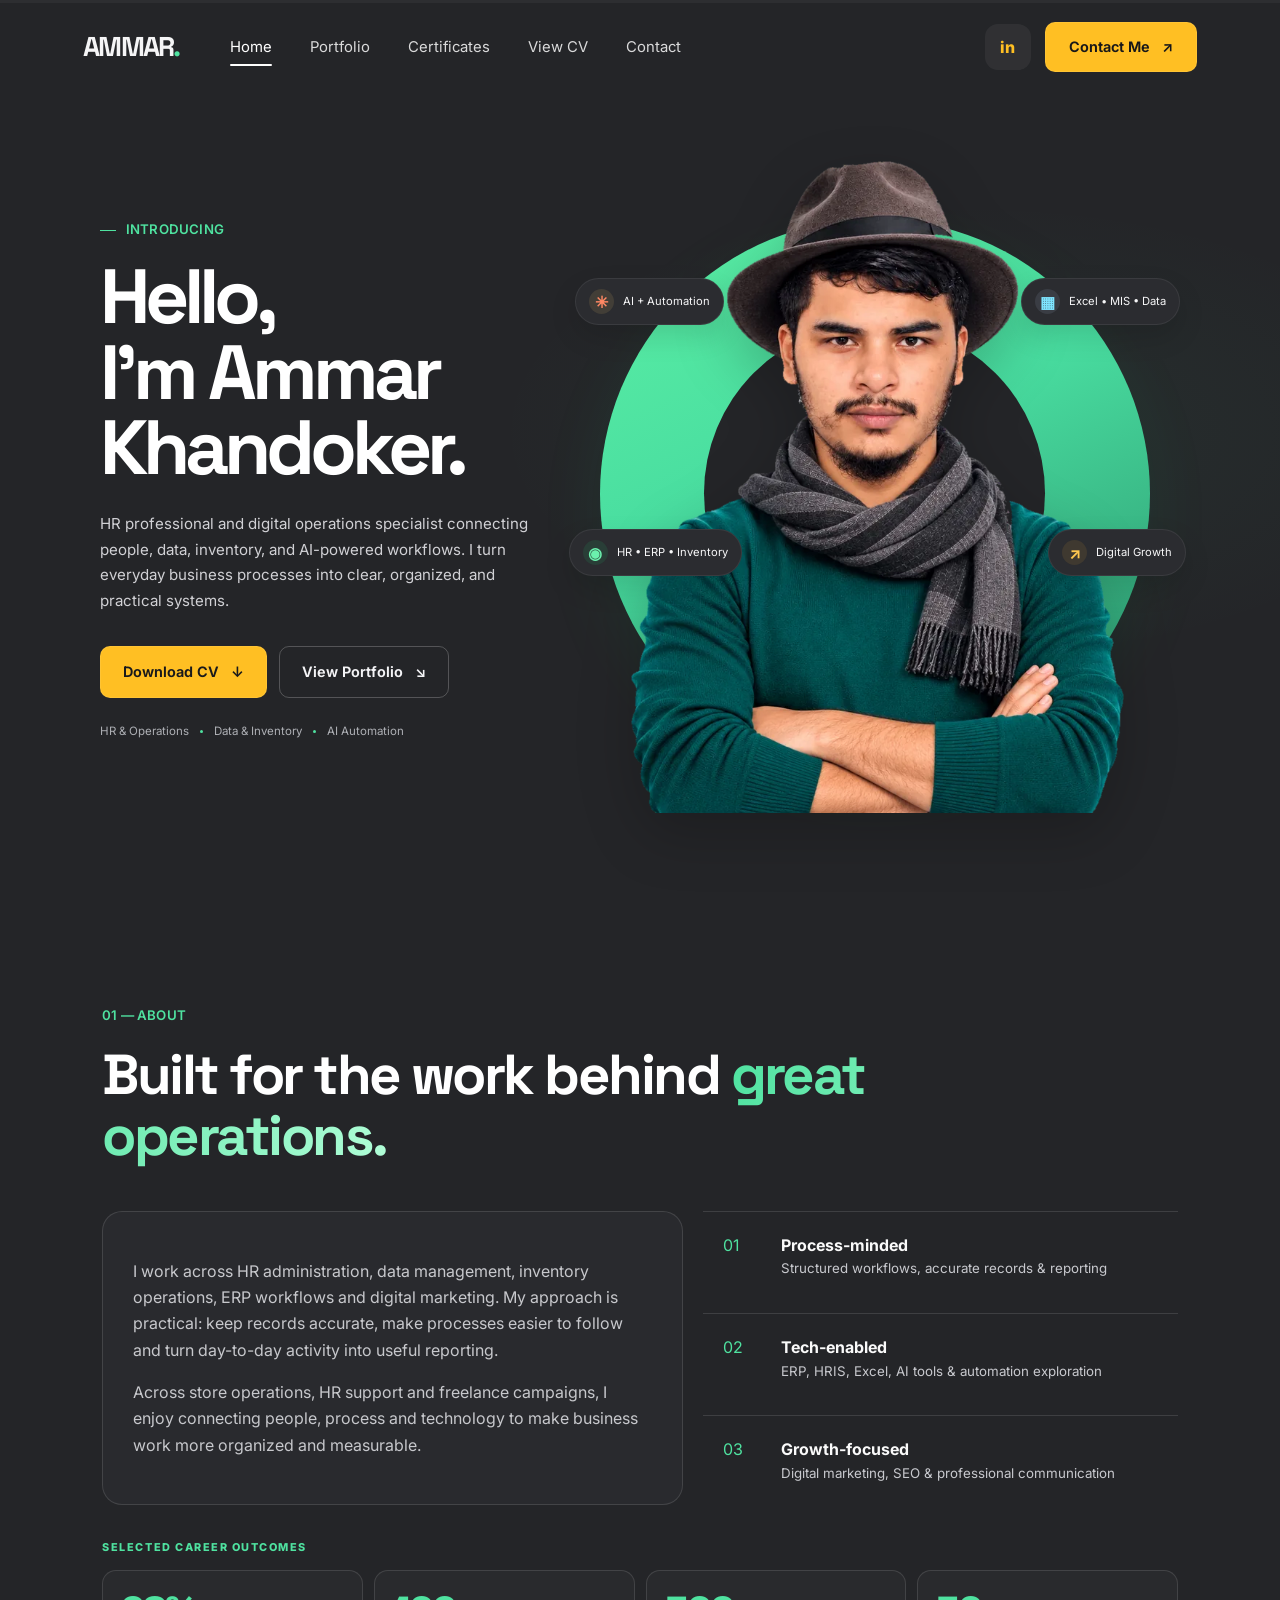
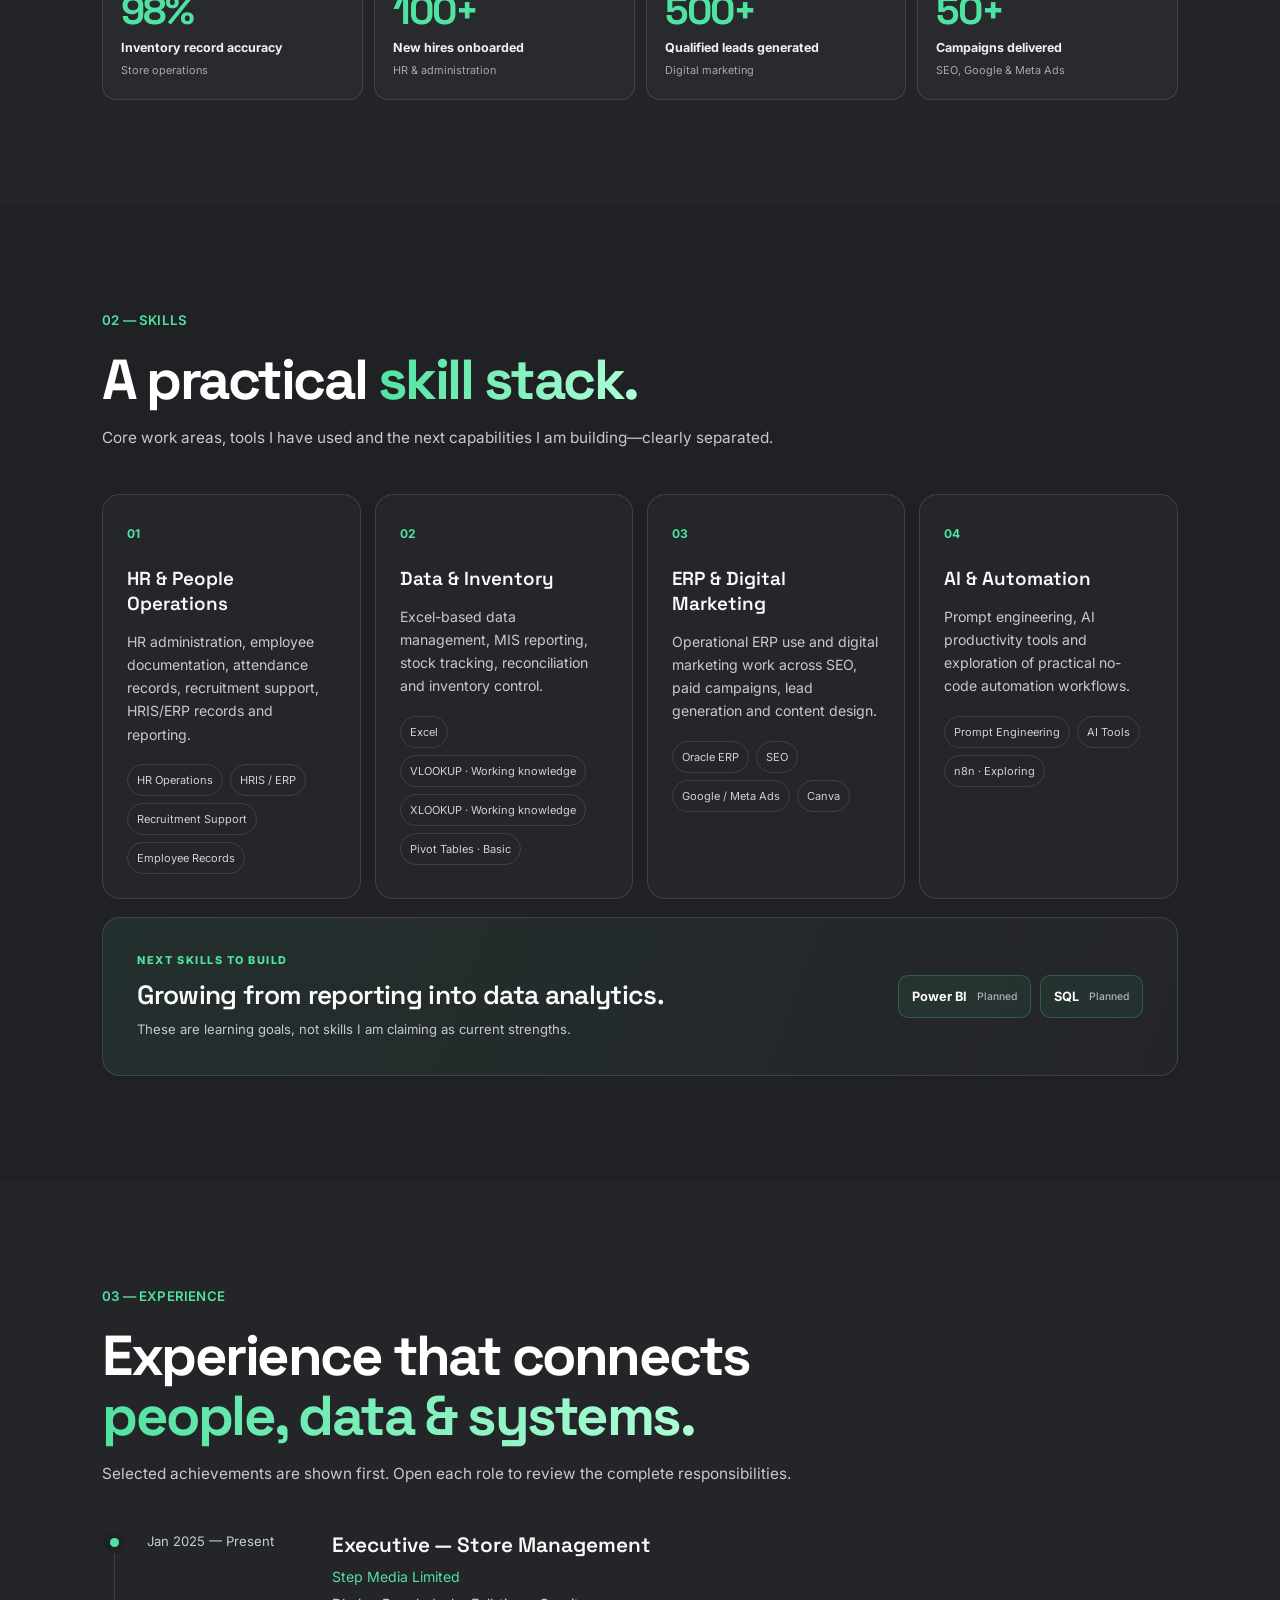
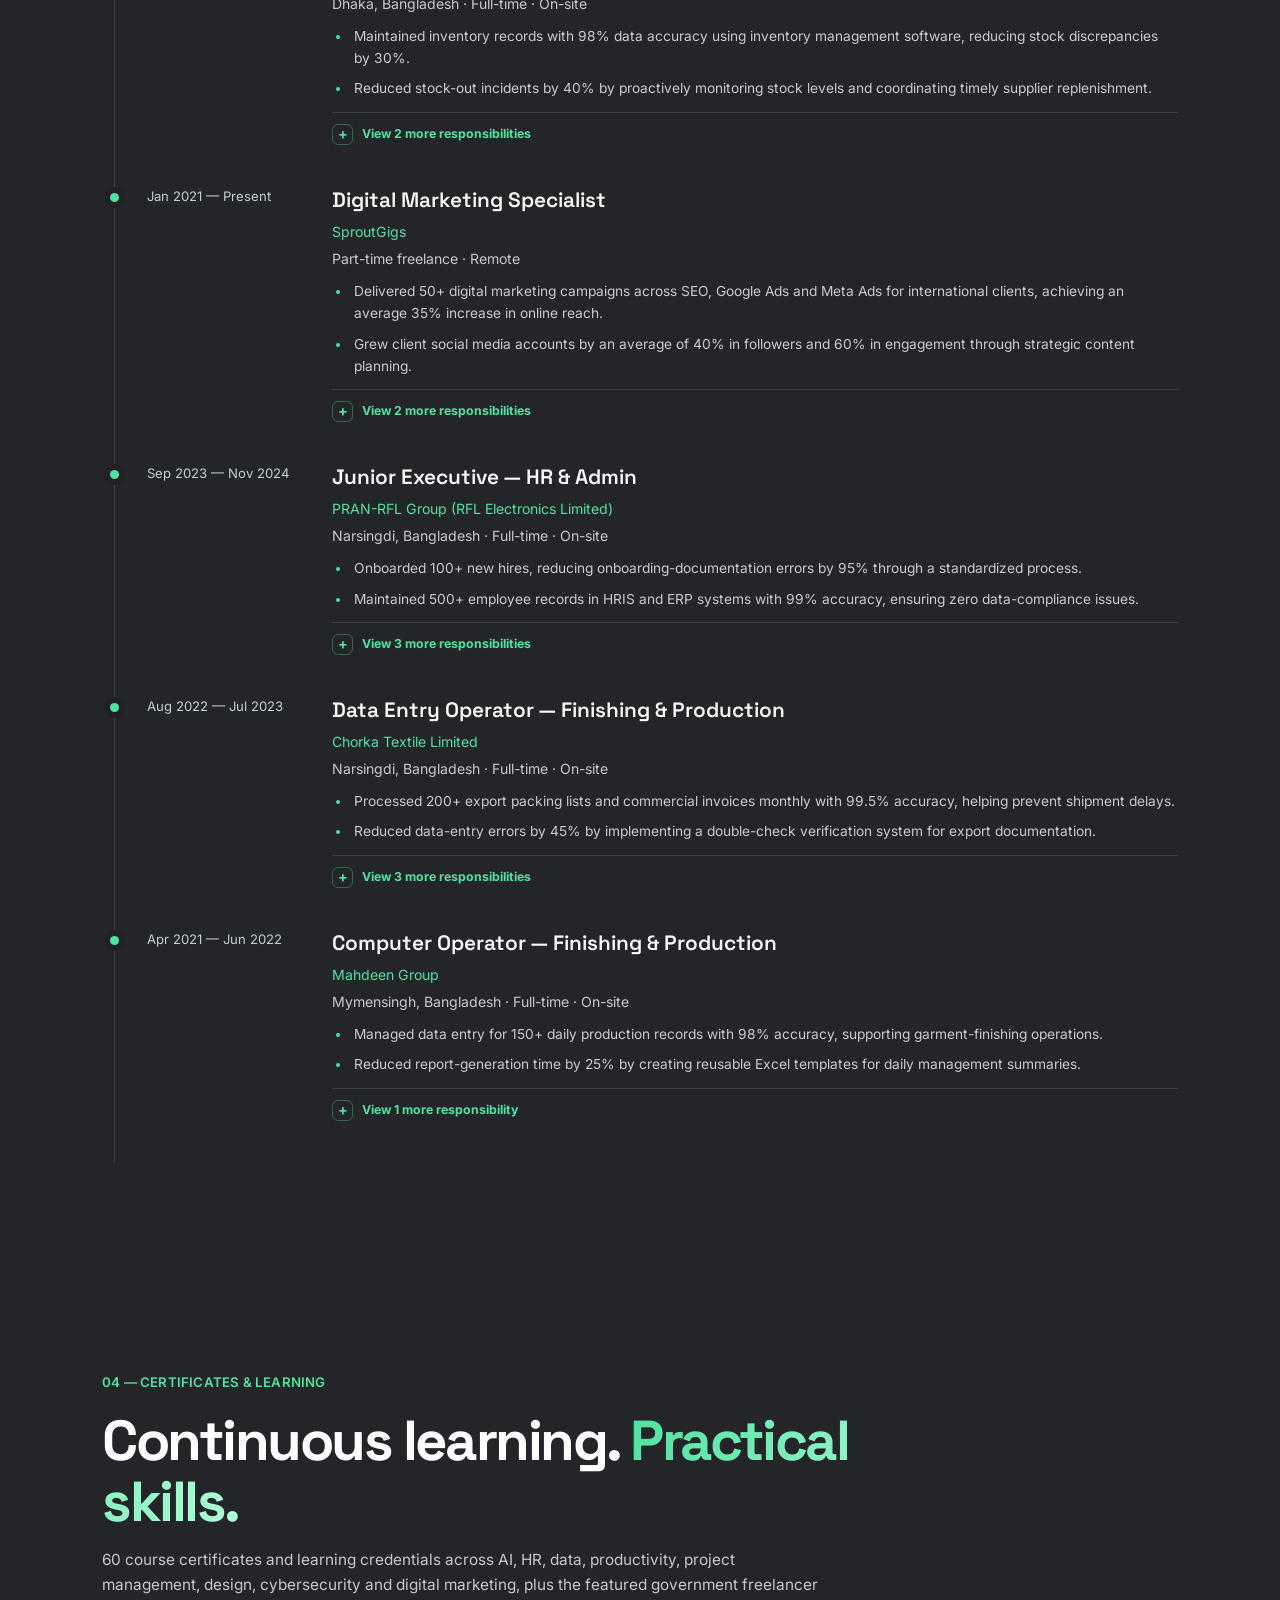
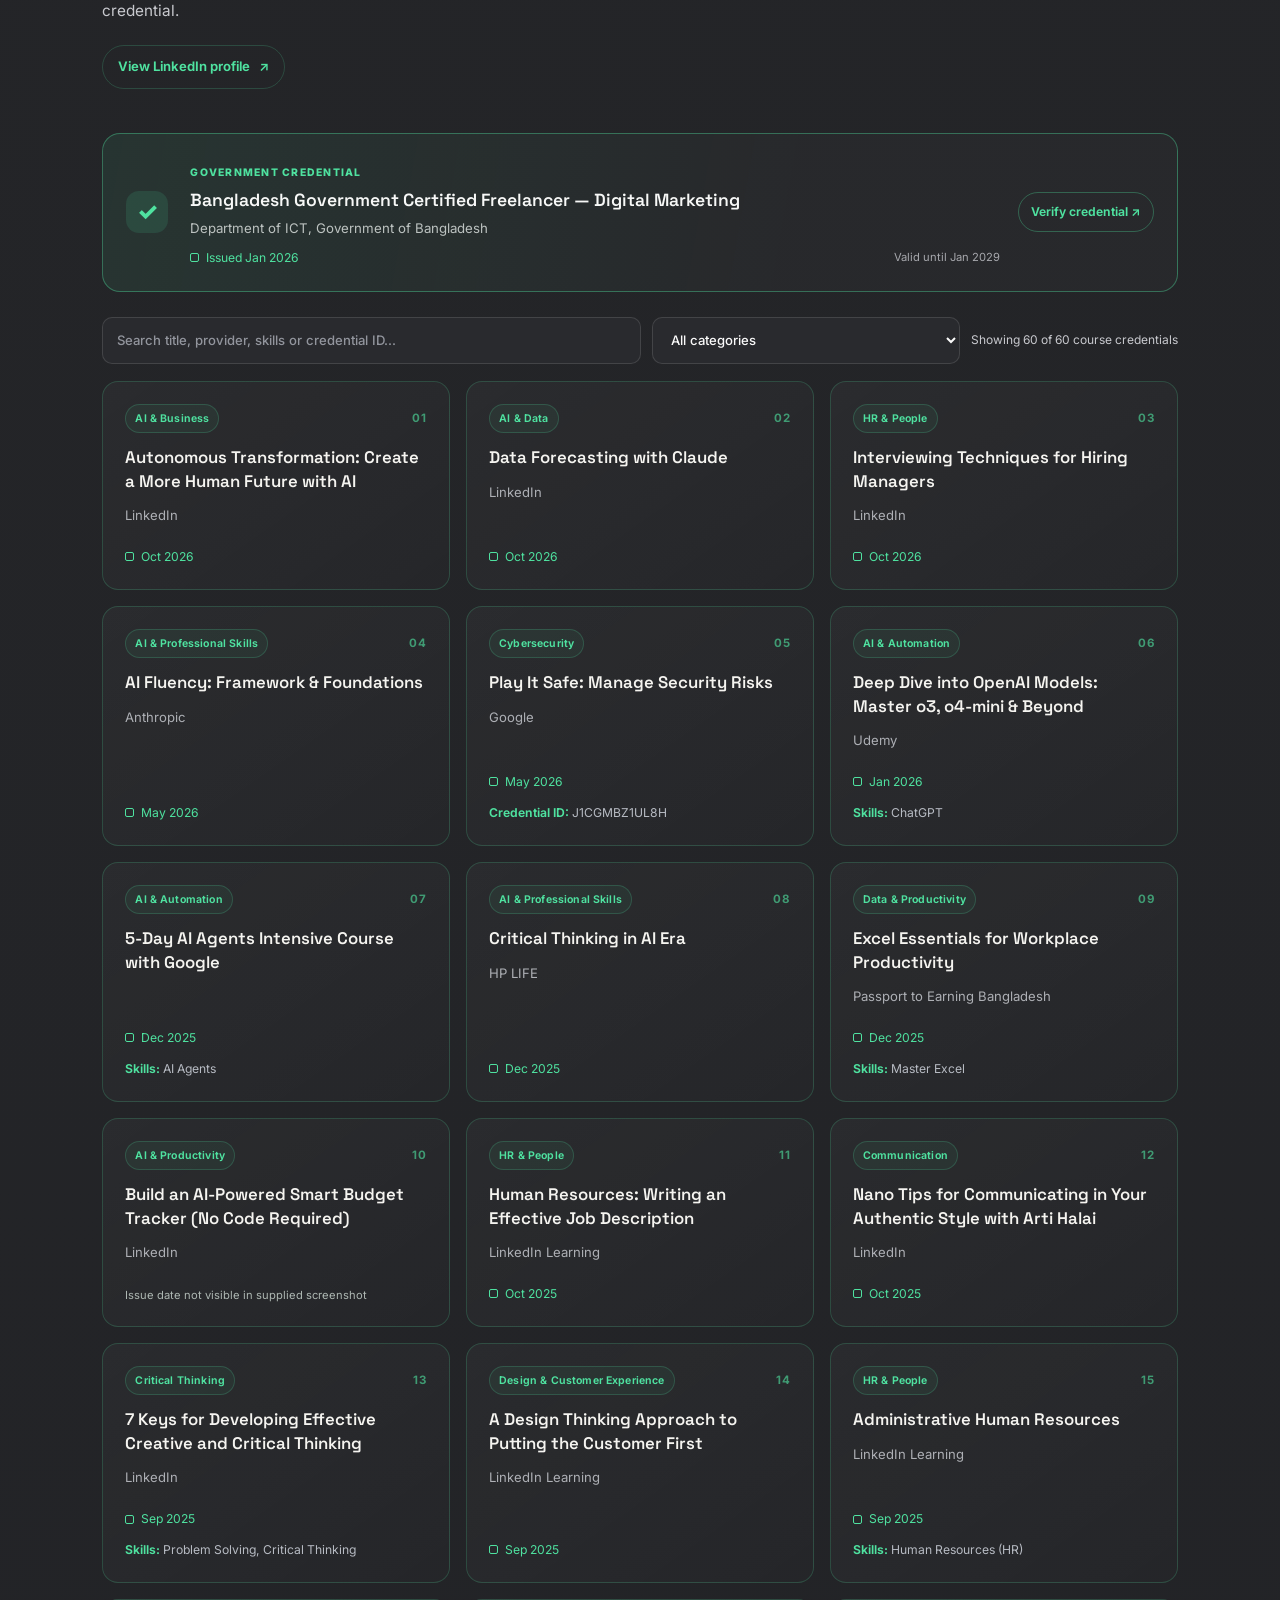
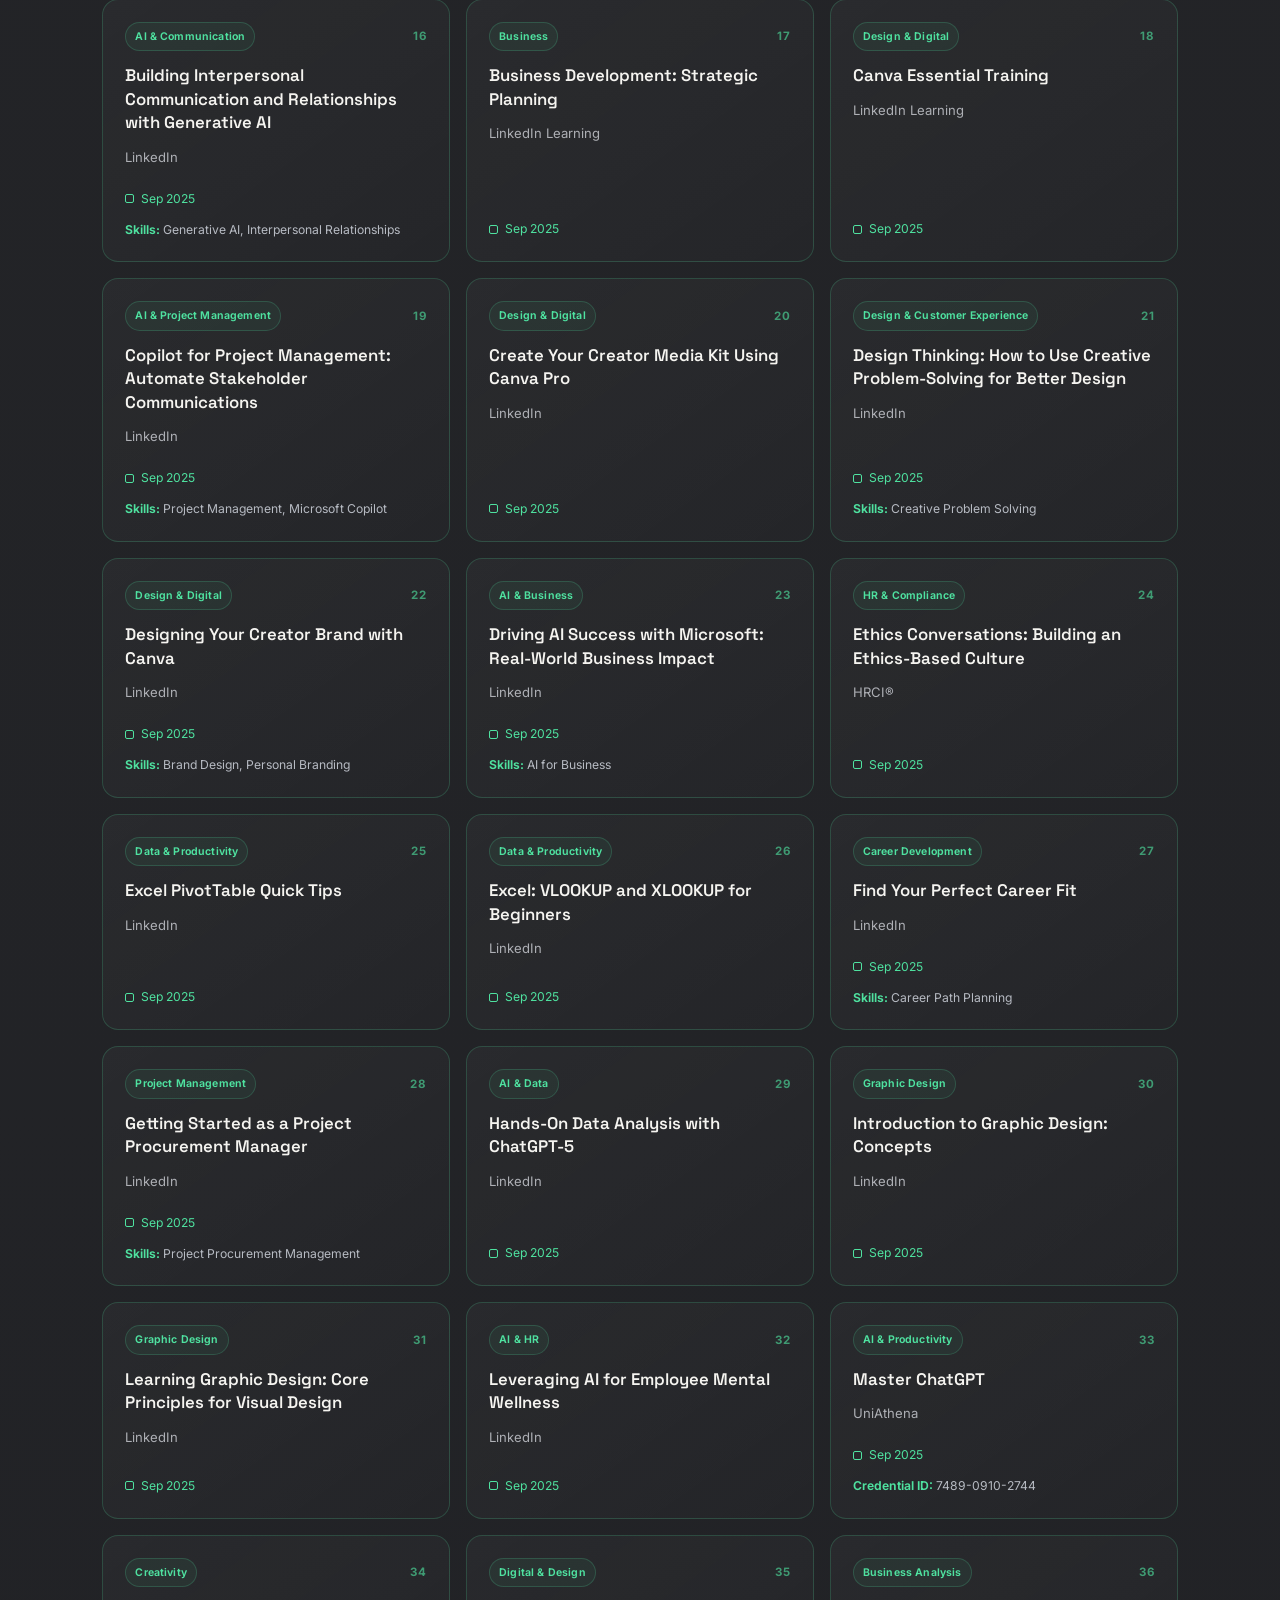
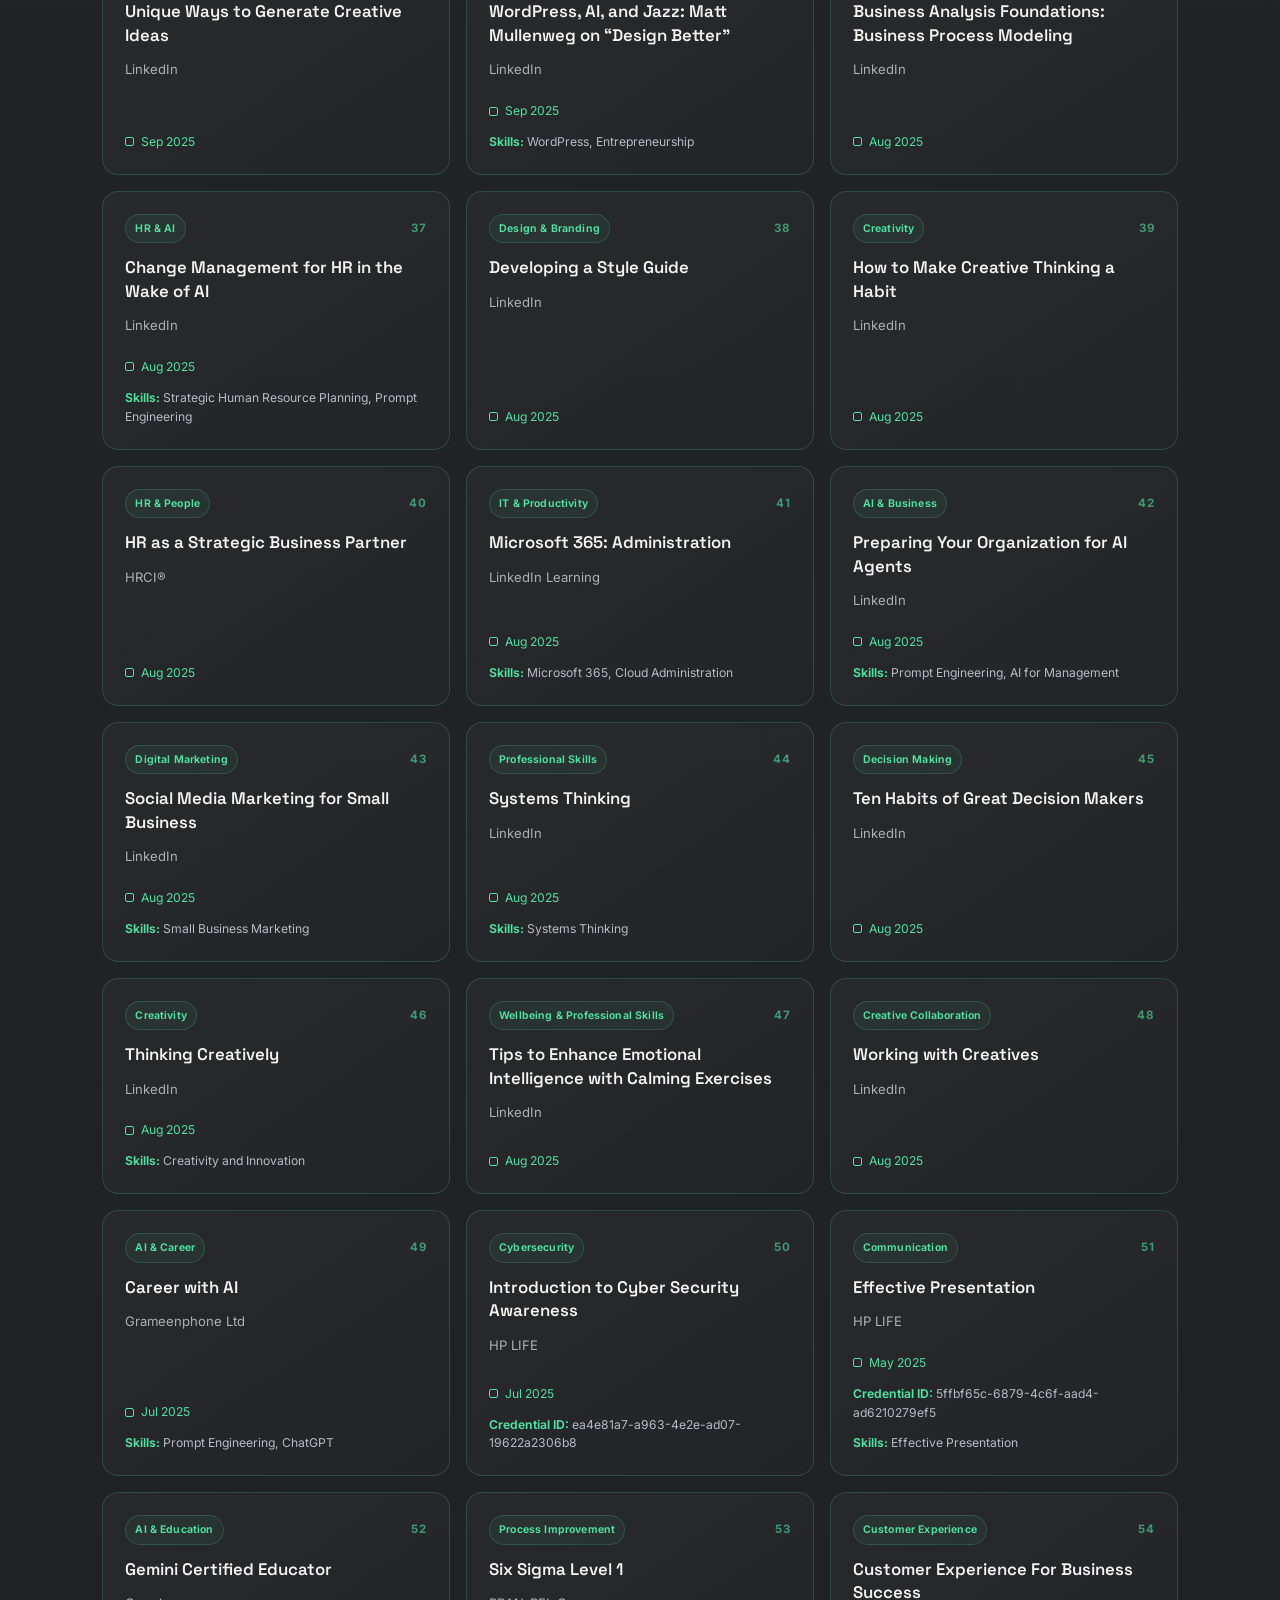
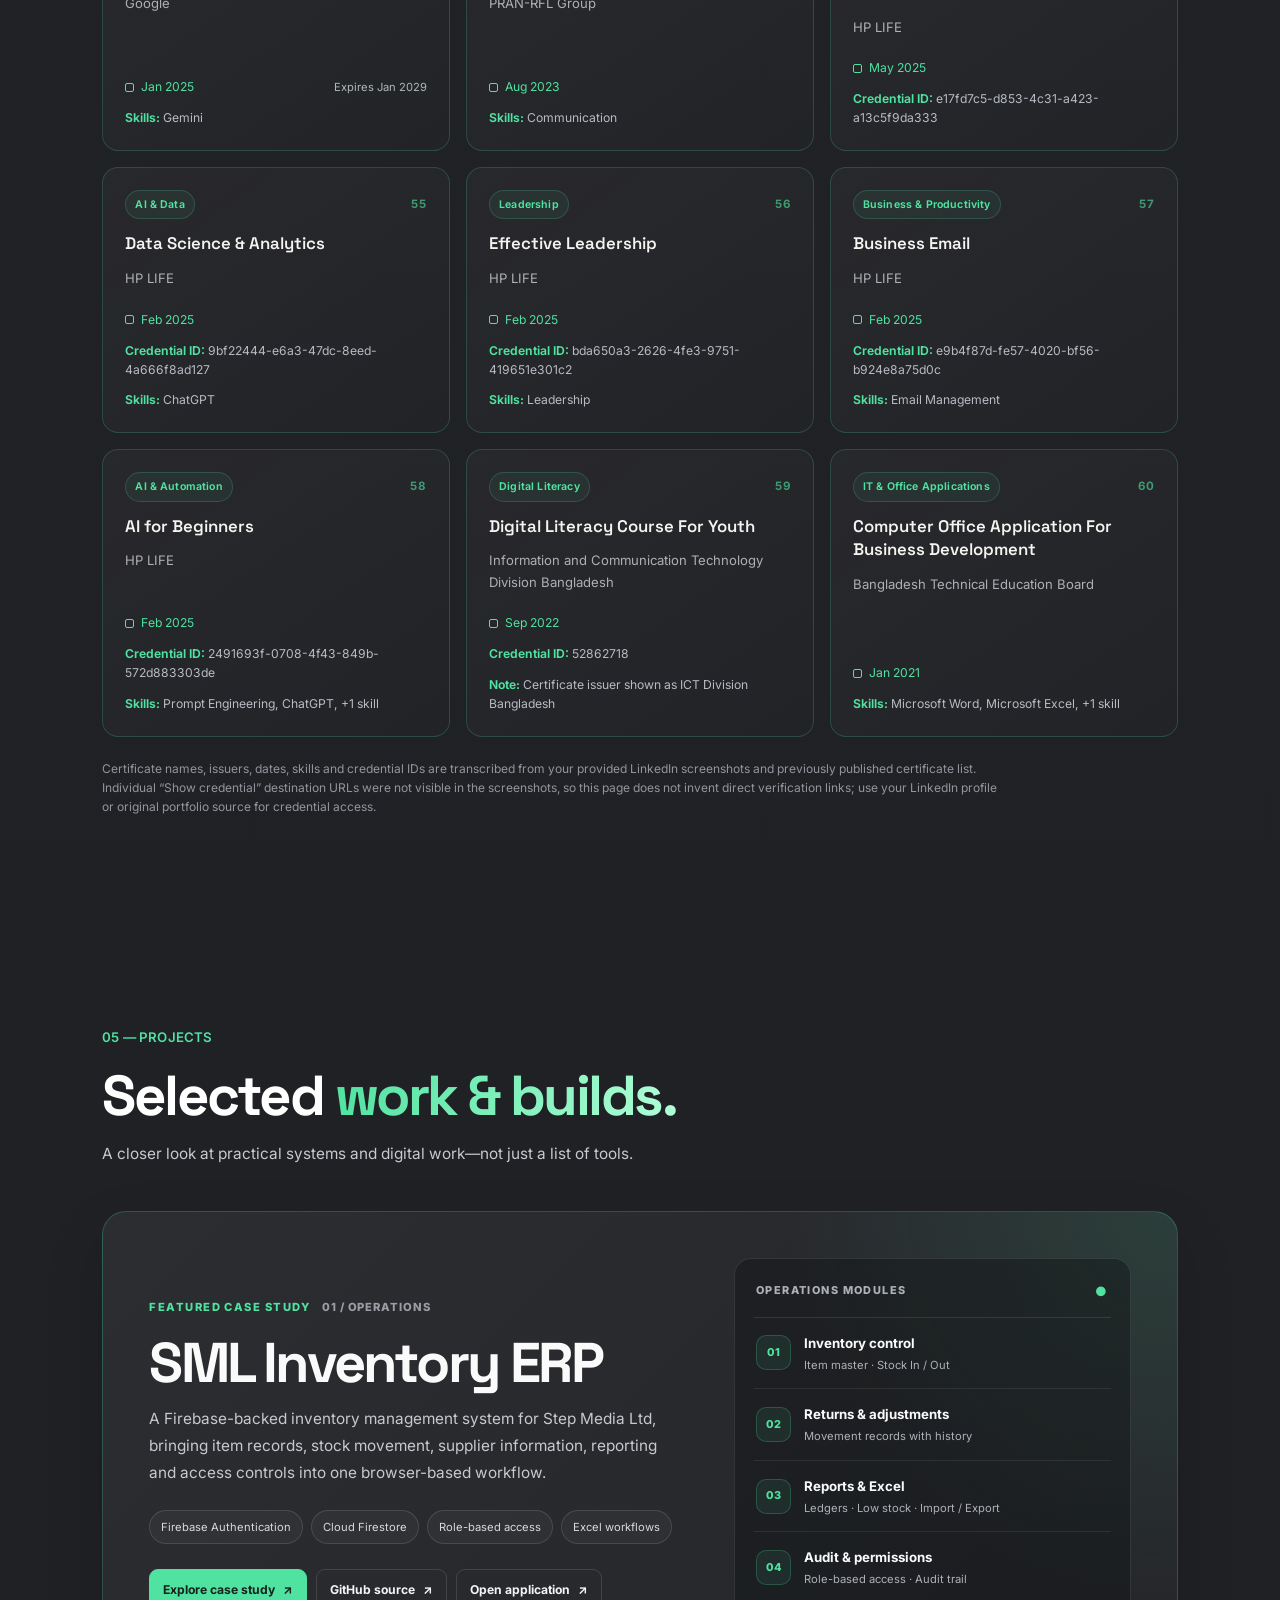
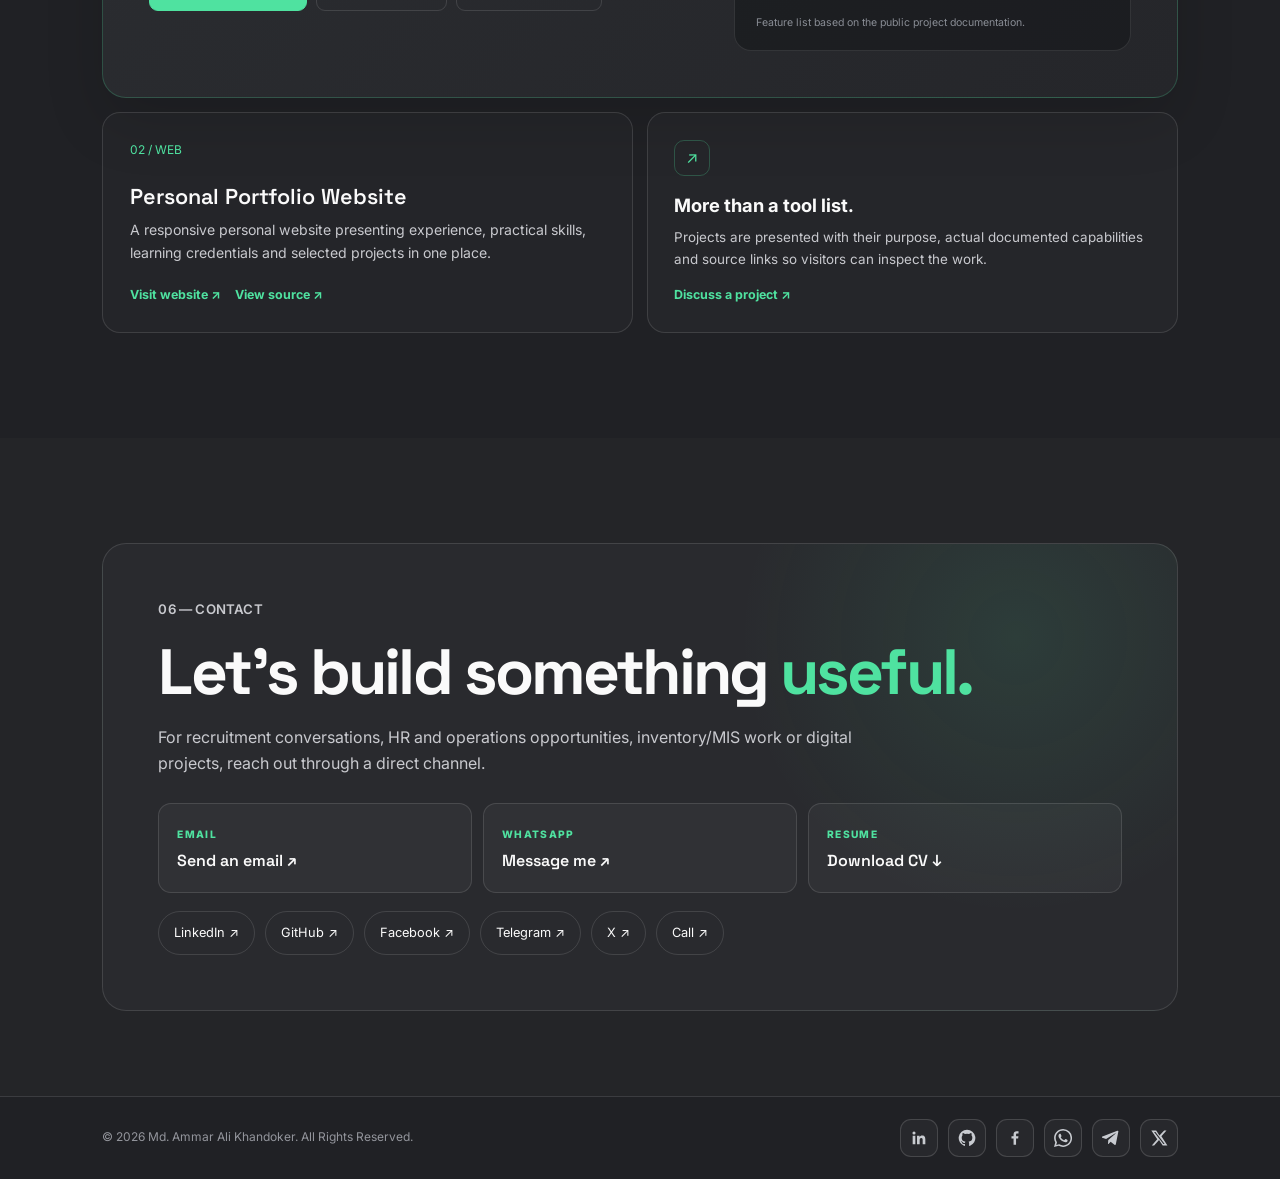
<file: index.html>
<!doctype html>
<html lang="en" class="no-js">
<head>
<meta charset="UTF-8">
<meta name="viewport" content="width=device-width,initial-scale=1">
<meta name="description" content="Explore the portfolio of Ammar Khandoker: HR and operations, inventory management, Excel/MIS reporting, ERP, digital marketing, and AI automation projects.">
<meta name="theme-color" content="#242528">
<meta name="robots" content="index,follow,max-image-preview:large">
<link rel="canonical" href="https://ammar.bond/">
<link rel="icon" href="favicon.svg" type="image/svg+xml">
<link rel="preconnect" href="https://fonts.googleapis.com">
<link rel="preconnect" href="https://fonts.gstatic.com" crossorigin>
<link href="https://fonts.googleapis.com/css2?family=Inter:wght@400;500;600;700;800&family=Space+Grotesk:wght@500;600;700&display=swap" rel="stylesheet">
<link rel="preload" as="image" href="profile-hero.webp" fetchpriority="high">
<link rel="stylesheet" href="style.css?v=17">
<meta property="og:type" content="website">
<meta property="og:site_name" content="Ammar Khandoker Portfolio">
<meta property="og:title" content="Ammar Khandoker | HR, Operations & Digital Portfolio">
<meta property="og:description" content="HR, inventory, ERP, data reporting, digital marketing, and AI automation. Explore my work and download my CV.">
<meta property="og:url" content="https://ammar.bond/">
<meta property="og:image" content="https://ammar.bond/profile-hero.webp">
<meta property="og:image:alt" content="Ammar Khandoker in a fedora hat, scarf, and green sweater">
<meta name="twitter:card" content="summary_large_image">
<meta name="twitter:title" content="Ammar Khandoker | Professional Portfolio">
<meta name="twitter:description" content="HR, operations, inventory, data, digital marketing, and AI automation projects.">
<meta name="twitter:image" content="https://ammar.bond/profile-hero.webp">
<title>Ammar Khandoker | HR, Operations & Digital Portfolio</title>
<script type="application/ld+json">
{
  "@context": "https://schema.org",
  "@type": "Person",
  "name": "Ammar Khandoker",
  "url": "https://ammar.bond/",
  "image": "https://ammar.bond/profile-hero.webp",
  "jobTitle": "HR Professional and Digital Operations Specialist",
  "email": "contact@ammar.pro.bd",
  "sameAs": [
    "https://www.linkedin.com/in/mdamberalikhandoker",
    "https://github.com/Ammar-Khandoker-BD",
    "https://www.facebook.com/ammar.khandoker",
    "https://wa.me/8801716861353",
    "https://t.me/ammarkhandoker",
    "https://x.com/ammar844231"
  ]
}
</script>
</head>
<body>
<div class="scroll-progress" aria-hidden="true"><span></span></div>
<div class="cursor-aura" aria-hidden="true"><span></span></div>
<a class="skip-link" href="#main-content">Skip to main content</a>
<header class="nav">
  <a class="brand" href="#home" aria-label="Ammar home">AMMAR<span>.</span></a>
  <nav id="menu" aria-label="Main navigation">
    <a class="nav-active" href="#home">Home</a>
    <a href="#projects">Portfolio</a>
    <a href="#certificates">Certificates</a>
    <a href="CV.pdf" target="_blank" rel="noreferrer">View CV</a>
    <a href="#contact">Contact</a>
  </nav>
  <div class="nav-actions">
    <a class="social-chip" href="https://www.linkedin.com/in/mdamberalikhandoker" target="_blank" rel="noreferrer" aria-label="LinkedIn">in</a>
    <a class="nav-cta" href="#contact">Contact Me <span aria-hidden="true">↗</span></a>
    <button class="menu-btn" type="button" aria-label="Open navigation menu" aria-controls="menu" aria-expanded="false">☰</button>
  </div>
</header>

<main id="main-content" tabindex="-1">
<section id="home" class="hero">
  <div class="hero-copy reveal">
    <p class="eyebrow"><span class="eyebrow-line"></span> INTRODUCING</p>
    <h1>Hello,<br>I'm <span class="hero-name">Ammar<br class="desktop-break"> Khandoker.</span></h1>
    <p class="lead">HR professional and digital operations specialist connecting people, data, inventory, and AI-powered workflows. I turn everyday business processes into clear, organized, and practical systems.</p>
    <div class="cta">
      <a class="btn primary" href="CV.pdf" download="Md-Ammar-Ali-Khandoker-CV.pdf">Download CV <span aria-hidden="true">↓</span></a>
      <a class="btn ghost" href="#projects">View Portfolio <span aria-hidden="true">↘</span></a>
    </div>
    <div class="hero-meta"><span>HR & Operations</span><i></i><span>Data & Inventory</span><i></i><span>AI Automation</span></div>
  </div>
  <div class="hero-visual reveal" aria-label="Portrait and skill highlights">
    <div class="portrait-orbit" aria-hidden="true"></div>
    <img class="profile-photo" src="profile-hero.webp" width="700" height="907" fetchpriority="high" decoding="async" alt="Ammar Khandoker wearing a fedora hat, grey scarf, and green sweater">
    <div class="floating-card card-one"><span class="skill-icon icon-ai">✳</span><span>AI + Automation</span></div>
    <div class="floating-card card-two"><span class="skill-icon icon-data">▦</span><span>Excel • MIS • Data</span></div>
    <div class="floating-card card-three"><span class="skill-icon icon-hr">◉</span><span>HR • ERP • Inventory</span></div>
    <div class="floating-card card-four"><span class="skill-icon icon-digital">↗</span><span>Digital Growth</span></div>
  </div>
</section>

<section id="about" class="section">
  <div class="section-head reveal"><p class="eyebrow">01 — ABOUT</p><h2>Built for the work behind <span>great operations.</span></h2></div>
  <div class="about-grid">
    <div class="glass reveal"><p>I work across HR administration, data management, inventory operations, ERP workflows and digital marketing. My approach is practical: keep records accurate, make processes easier to follow and turn day-to-day activity into useful reporting.</p><p>Across store operations, HR support and freelance campaigns, I enjoy connecting people, process and technology to make business work more organized and measurable.</p></div>
    <div class="about-list reveal">
      <div><span>01</span><b>Process-minded</b><small>Structured workflows, accurate records & reporting</small></div>
      <div><span>02</span><b>Tech-enabled</b><small>ERP, HRIS, Excel, AI tools & automation exploration</small></div>
      <div><span>03</span><b>Growth-focused</b><small>Digital marketing, SEO & professional communication</small></div>
    </div>
  </div>
  <div class="impact-section reveal">
    <p class="impact-caption">SELECTED CAREER OUTCOMES</p>
    <div class="impact-grid">
      <div class="impact-card"><strong>98%</strong><span>Inventory record accuracy</span><small>Store operations</small></div>
      <div class="impact-card"><strong>100+</strong><span>New hires onboarded</span><small>HR &amp; administration</small></div>
      <div class="impact-card"><strong>500+</strong><span>Qualified leads generated</span><small>Digital marketing</small></div>
      <div class="impact-card"><strong>50+</strong><span>Campaigns delivered</span><small>SEO, Google &amp; Meta Ads</small></div>
    </div>
  </div>
</section>

<section id="skills" class="section dark">
  <div class="section-head reveal">
    <p class="eyebrow">02 — SKILLS</p>
    <h2>A practical <span>skill stack.</span></h2>
    <p class="section-intro">Core work areas, tools I have used and the next capabilities I am building—clearly separated.</p>
  </div>
  <div class="skill-grid">
    <div class="skill-card reveal">
      <strong>01</strong><h3>HR & People Operations</h3>
      <p>HR administration, employee documentation, attendance records, recruitment support, HRIS/ERP records and reporting.</p>
      <div class="tags"><i>HR Operations</i><i>HRIS / ERP</i><i>Recruitment Support</i><i>Employee Records</i></div>
    </div>
    <div class="skill-card reveal">
      <strong>02</strong><h3>Data & Inventory</h3>
      <p>Excel-based data management, MIS reporting, stock tracking, reconciliation and inventory control.</p>
      <div class="tags"><i>Excel</i><i>VLOOKUP · Working knowledge</i><i>XLOOKUP · Working knowledge</i><i>Pivot Tables · Basic</i></div>
    </div>
    <div class="skill-card reveal">
      <strong>03</strong><h3>ERP & Digital Marketing</h3>
      <p>Operational ERP use and digital marketing work across SEO, paid campaigns, lead generation and content design.</p>
      <div class="tags"><i>Oracle ERP</i><i>SEO</i><i>Google / Meta Ads</i><i>Canva</i></div>
    </div>
    <div class="skill-card reveal">
      <strong>04</strong><h3>AI & Automation</h3>
      <p>Prompt engineering, AI productivity tools and exploration of practical no-code automation workflows.</p>
      <div class="tags"><i>Prompt Engineering</i><i>AI Tools</i><i>n8n · Exploring</i></div>
    </div>
  </div>
  <div class="learning-roadmap reveal">
    <div class="learning-roadmap-copy">
      <p class="learning-kicker">NEXT SKILLS TO BUILD</p>
      <h3>Growing from reporting into data analytics.</h3>
      <p>These are learning goals, not skills I am claiming as current strengths.</p>
    </div>
    <div class="learning-roadmap-tags"><span>Power BI <small>Planned</small></span><span>SQL <small>Planned</small></span></div>
  </div>
</section>

<section id="experience" class="section experience">
  <div class="section-head reveal">
    <p class="eyebrow">03 — EXPERIENCE</p>
    <h2>Experience that connects <span>people, data &amp; systems.</span></h2>
    <p class="section-intro">Selected achievements are shown first. Open each role to review the complete responsibilities.</p>
  </div>
  <div class="timeline">
    <article class="job reveal">
      <div class="year">Jan 2025 — Present</div>
      <div class="job-content">
        <h3>Executive — Store Management</h3><p class="company">Step Media Limited</p><p class="job-meta">Dhaka, Bangladesh · Full-time · On-site</p>
        <ul class="job-responsibilities job-highlights"><li>Maintained inventory records with 98% data accuracy using inventory management software, reducing stock discrepancies by 30%.</li><li>Reduced stock-out incidents by 40% by proactively monitoring stock levels and coordinating timely supplier replenishment.</li></ul>
        <details class="job-details"><summary>View 2 more responsibilities</summary><ul class="job-responsibilities"><li>Generated weekly MIS reports that improved management decision-making speed by 25%.</li><li>Streamlined store documentation, reducing packing-list preparation time by 20%.</li></ul></details>
      </div>
    </article>
    <article class="job reveal">
      <div class="year">Jan 2021 — Present</div>
      <div class="job-content">
        <h3>Digital Marketing Specialist</h3><p class="company">SproutGigs</p><p class="job-meta">Part-time freelance · Remote</p>
        <ul class="job-responsibilities job-highlights"><li>Delivered 50+ digital marketing campaigns across SEO, Google Ads and Meta Ads for international clients, achieving an average 35% increase in online reach.</li><li>Grew client social media accounts by an average of 40% in followers and 60% in engagement through strategic content planning.</li></ul>
        <details class="job-details"><summary>View 2 more responsibilities</summary><ul class="job-responsibilities"><li>Generated 500+ qualified leads for clients using targeted lead-generation strategies across multiple platforms.</li><li>Produced 100+ marketing creatives using Canva and Freepik while maintaining consistent brand identity across campaigns.</li></ul></details>
      </div>
    </article>
    <article class="job reveal">
      <div class="year">Sep 2023 — Nov 2024</div>
      <div class="job-content">
        <h3>Junior Executive — HR &amp; Admin</h3><p class="company">PRAN-RFL Group (RFL Electronics Limited)</p><p class="job-meta">Narsingdi, Bangladesh · Full-time · On-site</p>
        <ul class="job-responsibilities job-highlights"><li>Onboarded 100+ new hires, reducing onboarding-documentation errors by 95% through a standardized process.</li><li>Maintained 500+ employee records in HRIS and ERP systems with 99% accuracy, ensuring zero data-compliance issues.</li></ul>
        <details class="job-details"><summary>View 3 more responsibilities</summary><ul class="job-responsibilities"><li>Prepared monthly HR reports and attendance summaries, saving 5+ hours per week through optimized Excel templates.</li><li>Improved inter-departmental communication efficiency by 30% by standardizing email templates and scheduling protocols.</li><li>Managed office-administration tasks supporting a workforce of 200+ employees across departments.</li></ul></details>
      </div>
    </article>
    <article class="job reveal">
      <div class="year">Aug 2022 — Jul 2023</div>
      <div class="job-content">
        <h3>Data Entry Operator — Finishing &amp; Production</h3><p class="company">Chorka Textile Limited</p><p class="job-meta">Narsingdi, Bangladesh · Full-time · On-site</p>
        <ul class="job-responsibilities job-highlights"><li>Processed 200+ export packing lists and commercial invoices monthly with 99.5% accuracy, helping prevent shipment delays.</li><li>Reduced data-entry errors by 45% by implementing a double-check verification system for export documentation.</li></ul>
        <details class="job-details"><summary>View 3 more responsibilities</summary><ul class="job-responsibilities"><li>Entered and maintained 1,000+ production records in the ERP system, improving data-retrieval speed by 30%.</li><li>Coordinated with three production teams to support 100% on-time data submission for daily management reports.</li><li>Supported quality-control documentation for 50+ shipment batches, contributing to on-time export delivery.</li></ul></details>
      </div>
    </article>
    <article class="job reveal">
      <div class="year">Apr 2021 — Jun 2022</div>
      <div class="job-content">
        <h3>Computer Operator — Finishing &amp; Production</h3><p class="company">Mahdeen Group</p><p class="job-meta">Mymensingh, Bangladesh · Full-time · On-site</p>
        <ul class="job-responsibilities job-highlights"><li>Managed data entry for 150+ daily production records with 98% accuracy, supporting garment-finishing operations.</li><li>Reduced report-generation time by 25% by creating reusable Excel templates for daily management summaries.</li></ul>
        <details class="job-details"><summary>View 1 more responsibility</summary><ul class="job-responsibilities"><li>Digitized and organized 1,000+ physical production files into a structured digital database, improving access time by 50%.</li></ul></details>
      </div>
    </article>
  </div>
</section>



<section id="certificates" class="section certificates">
  <div class="section-head reveal">
    <p class="eyebrow">04 — CERTIFICATES & LEARNING</p>
    <h2>Continuous learning. <span>Practical skills.</span></h2>
    <p class="section-intro">60 course certificates and learning credentials across AI, HR, data, productivity, project management, design, cybersecurity and digital marketing, plus the featured government freelancer credential.</p>
    <div class="certificate-source-links">
      <a class="cert-source-link" href="https://www.linkedin.com/in/mdamberalikhandoker" target="_blank" rel="noreferrer">View LinkedIn profile <span aria-hidden="true">↗</span></a>
    </div>
  </div>
  <article class="featured-credential reveal">
    <div class="featured-credential-icon" aria-hidden="true">✓</div>
    <div class="featured-credential-copy">
      <span class="featured-label">GOVERNMENT CREDENTIAL</span>
      <h3>Bangladesh Government Certified Freelancer — Digital Marketing</h3>
      <p>Department of ICT, Government of Bangladesh</p>
      <div class="certificate-meta"><time datetime="2026-01">Issued Jan 2026</time><span>Valid until Jan 2029</span></div>
    </div>
    <a class="featured-credential-link" href="https://www.freelancers.gov.bd/verify/a1c55d0c-8ea9-42d1-b819-821d74dab442-sh-1768654010-y-71ec91545d5f23dc2711da0539b750e76e30eab4-a-m-075db42fdd41b6d2b6b2b7f4c71e271a6e29244b" target="_blank" rel="noopener noreferrer">Verify credential ↗</a>
  </article>
  <div class="certificate-tools" hidden>
    <div class="certificate-search-wrap">
      <label class="sr-only" for="certificate-search">Search certificates</label>
      <input id="certificate-search" type="search" placeholder="Search title, provider, skills or credential ID..." autocomplete="off">
    </div>
    <div class="certificate-filter-wrap">
      <label class="sr-only" for="certificate-category-filter">Filter by category</label>
      <select id="certificate-category-filter"><option value="all">All categories</option></select>
    </div>
    <p id="certificate-result-count" class="certificate-result-count" aria-live="polite">Showing all credentials</p>
  </div>
  <p id="certificate-empty" class="certificate-empty" hidden>No certificates match your search. Try another keyword or category.</p>
  <div class="certificate-grid">
    <article class="certificate-card reveal">
      <div class="certificate-card-head">
        <span class="certificate-category">AI &amp; Business</span>
        <span class="certificate-number">01</span>
      </div>
      <h3>Autonomous Transformation: Create a More Human Future with AI</h3>
      <p class="certificate-provider">LinkedIn</p>
      <div class="certificate-meta"><time datetime="2026-10">Oct 2026</time></div>
      
    </article>
    <article class="certificate-card reveal">
      <div class="certificate-card-head">
        <span class="certificate-category">AI &amp; Data</span>
        <span class="certificate-number">02</span>
      </div>
      <h3>Data Forecasting with Claude</h3>
      <p class="certificate-provider">LinkedIn</p>
      <div class="certificate-meta"><time datetime="2026-10">Oct 2026</time></div>
      
    </article>
    <article class="certificate-card reveal">
      <div class="certificate-card-head">
        <span class="certificate-category">HR &amp; People</span>
        <span class="certificate-number">03</span>
      </div>
      <h3>Interviewing Techniques for Hiring Managers</h3>
      <p class="certificate-provider">LinkedIn</p>
      <div class="certificate-meta"><time datetime="2026-10">Oct 2026</time></div>
      
    </article>
    <article class="certificate-card reveal">
      <div class="certificate-card-head">
        <span class="certificate-category">AI &amp; Professional Skills</span>
        <span class="certificate-number">04</span>
      </div>
      <h3>AI Fluency: Framework &amp; Foundations</h3>
      <p class="certificate-provider">Anthropic</p>
      <div class="certificate-meta"><time datetime="2026-05">May 2026</time></div>
      
    </article>
    <article class="certificate-card reveal">
      <div class="certificate-card-head">
        <span class="certificate-category">Cybersecurity</span>
        <span class="certificate-number">05</span>
      </div>
      <h3>Play It Safe: Manage Security Risks</h3>
      <p class="certificate-provider">Google</p>
      <div class="certificate-meta"><time datetime="2026-05">May 2026</time></div>
      <p class="certificate-detail"><strong>Credential ID:</strong> J1CGMBZ1UL8H</p>
    </article>
    <article class="certificate-card reveal">
      <div class="certificate-card-head">
        <span class="certificate-category">AI &amp; Automation</span>
        <span class="certificate-number">06</span>
      </div>
      <h3>Deep Dive into OpenAI Models: Master o3, o4-mini &amp; Beyond</h3>
      <p class="certificate-provider">Udemy</p>
      <div class="certificate-meta"><time datetime="2026-01">Jan 2026</time></div>
      <p class="certificate-skills"><strong>Skills:</strong> ChatGPT</p>
    </article>
    <article class="certificate-card reveal">
      <div class="certificate-card-head">
        <span class="certificate-category">AI &amp; Automation</span>
        <span class="certificate-number">07</span>
      </div>
      <h3>5-Day AI Agents Intensive Course with Google</h3>
            <div class="certificate-meta"><time datetime="2025-12">Dec 2025</time></div>
      <p class="certificate-skills"><strong>Skills:</strong> AI Agents</p>
    </article>
    <article class="certificate-card reveal">
      <div class="certificate-card-head">
        <span class="certificate-category">AI &amp; Professional Skills</span>
        <span class="certificate-number">08</span>
      </div>
      <h3>Critical Thinking in AI Era</h3>
      <p class="certificate-provider">HP LIFE</p>
      <div class="certificate-meta"><time datetime="2025-12">Dec 2025</time></div>
      
    </article>
    <article class="certificate-card reveal">
      <div class="certificate-card-head">
        <span class="certificate-category">Data &amp; Productivity</span>
        <span class="certificate-number">09</span>
      </div>
      <h3>Excel Essentials for Workplace Productivity</h3>
      <p class="certificate-provider">Passport to Earning Bangladesh</p>
      <div class="certificate-meta"><time datetime="2025-12">Dec 2025</time></div>
      <p class="certificate-skills"><strong>Skills:</strong> Master Excel</p>
    </article>
    <article class="certificate-card reveal">
      <div class="certificate-card-head">
        <span class="certificate-category">AI &amp; Productivity</span>
        <span class="certificate-number">10</span>
      </div>
      <h3>Build an AI-Powered Smart Budget Tracker (No Code Required)</h3>
      <p class="certificate-provider">LinkedIn</p>
      <div class="certificate-meta"><span>Issue date not visible in supplied screenshot</span></div>
      
    </article>
    <article class="certificate-card reveal">
      <div class="certificate-card-head">
        <span class="certificate-category">HR &amp; People</span>
        <span class="certificate-number">11</span>
      </div>
      <h3>Human Resources: Writing an Effective Job Description</h3>
      <p class="certificate-provider">LinkedIn Learning</p>
      <div class="certificate-meta"><time datetime="2025-10">Oct 2025</time></div>
      
    </article>
    <article class="certificate-card reveal">
      <div class="certificate-card-head">
        <span class="certificate-category">Communication</span>
        <span class="certificate-number">12</span>
      </div>
      <h3>Nano Tips for Communicating in Your Authentic Style with Arti Halai</h3>
      <p class="certificate-provider">LinkedIn</p>
      <div class="certificate-meta"><time datetime="2025-10">Oct 2025</time></div>
      
    </article>
    <article class="certificate-card reveal">
      <div class="certificate-card-head">
        <span class="certificate-category">Critical Thinking</span>
        <span class="certificate-number">13</span>
      </div>
      <h3>7 Keys for Developing Effective Creative and Critical Thinking</h3>
      <p class="certificate-provider">LinkedIn</p>
      <div class="certificate-meta"><time datetime="2025-09">Sep 2025</time></div>
      <p class="certificate-skills"><strong>Skills:</strong> Problem Solving, Critical Thinking</p>
    </article>
    <article class="certificate-card reveal">
      <div class="certificate-card-head">
        <span class="certificate-category">Design &amp; Customer Experience</span>
        <span class="certificate-number">14</span>
      </div>
      <h3>A Design Thinking Approach to Putting the Customer First</h3>
      <p class="certificate-provider">LinkedIn Learning</p>
      <div class="certificate-meta"><time datetime="2025-09">Sep 2025</time></div>
      
    </article>
    <article class="certificate-card reveal">
      <div class="certificate-card-head">
        <span class="certificate-category">HR &amp; People</span>
        <span class="certificate-number">15</span>
      </div>
      <h3>Administrative Human Resources</h3>
      <p class="certificate-provider">LinkedIn Learning</p>
      <div class="certificate-meta"><time datetime="2025-09">Sep 2025</time></div>
      <p class="certificate-skills"><strong>Skills:</strong> Human Resources (HR)</p>
    </article>
    <article class="certificate-card reveal">
      <div class="certificate-card-head">
        <span class="certificate-category">AI &amp; Communication</span>
        <span class="certificate-number">16</span>
      </div>
      <h3>Building Interpersonal Communication and Relationships with Generative AI</h3>
      <p class="certificate-provider">LinkedIn</p>
      <div class="certificate-meta"><time datetime="2025-09">Sep 2025</time></div>
      <p class="certificate-skills"><strong>Skills:</strong> Generative AI, Interpersonal Relationships</p>
    </article>
    <article class="certificate-card reveal">
      <div class="certificate-card-head">
        <span class="certificate-category">Business</span>
        <span class="certificate-number">17</span>
      </div>
      <h3>Business Development: Strategic Planning</h3>
      <p class="certificate-provider">LinkedIn Learning</p>
      <div class="certificate-meta"><time datetime="2025-09">Sep 2025</time></div>
      
    </article>
    <article class="certificate-card reveal">
      <div class="certificate-card-head">
        <span class="certificate-category">Design &amp; Digital</span>
        <span class="certificate-number">18</span>
      </div>
      <h3>Canva Essential Training</h3>
      <p class="certificate-provider">LinkedIn Learning</p>
      <div class="certificate-meta"><time datetime="2025-09">Sep 2025</time></div>
      
    </article>
    <article class="certificate-card reveal">
      <div class="certificate-card-head">
        <span class="certificate-category">AI &amp; Project Management</span>
        <span class="certificate-number">19</span>
      </div>
      <h3>Copilot for Project Management: Automate Stakeholder Communications</h3>
      <p class="certificate-provider">LinkedIn</p>
      <div class="certificate-meta"><time datetime="2025-09">Sep 2025</time></div>
      <p class="certificate-skills"><strong>Skills:</strong> Project Management, Microsoft Copilot</p>
    </article>
    <article class="certificate-card reveal">
      <div class="certificate-card-head">
        <span class="certificate-category">Design &amp; Digital</span>
        <span class="certificate-number">20</span>
      </div>
      <h3>Create Your Creator Media Kit Using Canva Pro</h3>
      <p class="certificate-provider">LinkedIn</p>
      <div class="certificate-meta"><time datetime="2025-09">Sep 2025</time></div>
      
    </article>
    <article class="certificate-card reveal">
      <div class="certificate-card-head">
        <span class="certificate-category">Design &amp; Customer Experience</span>
        <span class="certificate-number">21</span>
      </div>
      <h3>Design Thinking: How to Use Creative Problem-Solving for Better Design</h3>
      <p class="certificate-provider">LinkedIn</p>
      <div class="certificate-meta"><time datetime="2025-09">Sep 2025</time></div>
      <p class="certificate-skills"><strong>Skills:</strong> Creative Problem Solving</p>
    </article>
    <article class="certificate-card reveal">
      <div class="certificate-card-head">
        <span class="certificate-category">Design &amp; Digital</span>
        <span class="certificate-number">22</span>
      </div>
      <h3>Designing Your Creator Brand with Canva</h3>
      <p class="certificate-provider">LinkedIn</p>
      <div class="certificate-meta"><time datetime="2025-09">Sep 2025</time></div>
      <p class="certificate-skills"><strong>Skills:</strong> Brand Design, Personal Branding</p>
    </article>
    <article class="certificate-card reveal">
      <div class="certificate-card-head">
        <span class="certificate-category">AI &amp; Business</span>
        <span class="certificate-number">23</span>
      </div>
      <h3>Driving AI Success with Microsoft: Real-World Business Impact</h3>
      <p class="certificate-provider">LinkedIn</p>
      <div class="certificate-meta"><time datetime="2025-09">Sep 2025</time></div>
      <p class="certificate-skills"><strong>Skills:</strong> AI for Business</p>
    </article>
    <article class="certificate-card reveal">
      <div class="certificate-card-head">
        <span class="certificate-category">HR &amp; Compliance</span>
        <span class="certificate-number">24</span>
      </div>
      <h3>Ethics Conversations: Building an Ethics-Based Culture</h3>
      <p class="certificate-provider">HRCI®</p>
      <div class="certificate-meta"><time datetime="2025-09">Sep 2025</time></div>
      
    </article>
    <article class="certificate-card reveal">
      <div class="certificate-card-head">
        <span class="certificate-category">Data &amp; Productivity</span>
        <span class="certificate-number">25</span>
      </div>
      <h3>Excel PivotTable Quick Tips</h3>
      <p class="certificate-provider">LinkedIn</p>
      <div class="certificate-meta"><time datetime="2025-09">Sep 2025</time></div>
      
    </article>
    <article class="certificate-card reveal">
      <div class="certificate-card-head">
        <span class="certificate-category">Data &amp; Productivity</span>
        <span class="certificate-number">26</span>
      </div>
      <h3>Excel: VLOOKUP and XLOOKUP for Beginners</h3>
      <p class="certificate-provider">LinkedIn</p>
      <div class="certificate-meta"><time datetime="2025-09">Sep 2025</time></div>
      
    </article>
    <article class="certificate-card reveal">
      <div class="certificate-card-head">
        <span class="certificate-category">Career Development</span>
        <span class="certificate-number">27</span>
      </div>
      <h3>Find Your Perfect Career Fit</h3>
      <p class="certificate-provider">LinkedIn</p>
      <div class="certificate-meta"><time datetime="2025-09">Sep 2025</time></div>
      <p class="certificate-skills"><strong>Skills:</strong> Career Path Planning</p>
    </article>
    <article class="certificate-card reveal">
      <div class="certificate-card-head">
        <span class="certificate-category">Project Management</span>
        <span class="certificate-number">28</span>
      </div>
      <h3>Getting Started as a Project Procurement Manager</h3>
      <p class="certificate-provider">LinkedIn</p>
      <div class="certificate-meta"><time datetime="2025-09">Sep 2025</time></div>
      <p class="certificate-skills"><strong>Skills:</strong> Project Procurement Management</p>
    </article>
    <article class="certificate-card reveal">
      <div class="certificate-card-head">
        <span class="certificate-category">AI &amp; Data</span>
        <span class="certificate-number">29</span>
      </div>
      <h3>Hands-On Data Analysis with ChatGPT-5</h3>
      <p class="certificate-provider">LinkedIn</p>
      <div class="certificate-meta"><time datetime="2025-09">Sep 2025</time></div>
      
    </article>
    <article class="certificate-card reveal">
      <div class="certificate-card-head">
        <span class="certificate-category">Graphic Design</span>
        <span class="certificate-number">30</span>
      </div>
      <h3>Introduction to Graphic Design: Concepts</h3>
      <p class="certificate-provider">LinkedIn</p>
      <div class="certificate-meta"><time datetime="2025-09">Sep 2025</time></div>
      
    </article>
    <article class="certificate-card reveal">
      <div class="certificate-card-head">
        <span class="certificate-category">Graphic Design</span>
        <span class="certificate-number">31</span>
      </div>
      <h3>Learning Graphic Design: Core Principles for Visual Design</h3>
      <p class="certificate-provider">LinkedIn</p>
      <div class="certificate-meta"><time datetime="2025-09">Sep 2025</time></div>
      
    </article>
    <article class="certificate-card reveal">
      <div class="certificate-card-head">
        <span class="certificate-category">AI &amp; HR</span>
        <span class="certificate-number">32</span>
      </div>
      <h3>Leveraging AI for Employee Mental Wellness</h3>
      <p class="certificate-provider">LinkedIn</p>
      <div class="certificate-meta"><time datetime="2025-09">Sep 2025</time></div>
      
    </article>
    <article class="certificate-card reveal">
      <div class="certificate-card-head">
        <span class="certificate-category">AI &amp; Productivity</span>
        <span class="certificate-number">33</span>
      </div>
      <h3>Master ChatGPT</h3>
      <p class="certificate-provider">UniAthena</p>
      <div class="certificate-meta"><time datetime="2025-09">Sep 2025</time></div>
      <p class="certificate-detail"><strong>Credential ID:</strong> 7489-0910-2744</p>
    </article>
    <article class="certificate-card reveal">
      <div class="certificate-card-head">
        <span class="certificate-category">Creativity</span>
        <span class="certificate-number">34</span>
      </div>
      <h3>Unique Ways to Generate Creative Ideas</h3>
      <p class="certificate-provider">LinkedIn</p>
      <div class="certificate-meta"><time datetime="2025-09">Sep 2025</time></div>
      
    </article>
    <article class="certificate-card reveal">
      <div class="certificate-card-head">
        <span class="certificate-category">Digital &amp; Design</span>
        <span class="certificate-number">35</span>
      </div>
      <h3>WordPress, AI, and Jazz: Matt Mullenweg on “Design Better”</h3>
      <p class="certificate-provider">LinkedIn</p>
      <div class="certificate-meta"><time datetime="2025-09">Sep 2025</time></div>
      <p class="certificate-skills"><strong>Skills:</strong> WordPress, Entrepreneurship</p>
    </article>
    <article class="certificate-card reveal">
      <div class="certificate-card-head">
        <span class="certificate-category">Business Analysis</span>
        <span class="certificate-number">36</span>
      </div>
      <h3>Business Analysis Foundations: Business Process Modeling</h3>
      <p class="certificate-provider">LinkedIn</p>
      <div class="certificate-meta"><time datetime="2025-08">Aug 2025</time></div>
      
    </article>
    <article class="certificate-card reveal">
      <div class="certificate-card-head">
        <span class="certificate-category">HR &amp; AI</span>
        <span class="certificate-number">37</span>
      </div>
      <h3>Change Management for HR in the Wake of AI</h3>
      <p class="certificate-provider">LinkedIn</p>
      <div class="certificate-meta"><time datetime="2025-08">Aug 2025</time></div>
      <p class="certificate-skills"><strong>Skills:</strong> Strategic Human Resource Planning, Prompt Engineering</p>
    </article>
    <article class="certificate-card reveal">
      <div class="certificate-card-head">
        <span class="certificate-category">Design &amp; Branding</span>
        <span class="certificate-number">38</span>
      </div>
      <h3>Developing a Style Guide</h3>
      <p class="certificate-provider">LinkedIn</p>
      <div class="certificate-meta"><time datetime="2025-08">Aug 2025</time></div>
      
    </article>
    <article class="certificate-card reveal">
      <div class="certificate-card-head">
        <span class="certificate-category">Creativity</span>
        <span class="certificate-number">39</span>
      </div>
      <h3>How to Make Creative Thinking a Habit</h3>
      <p class="certificate-provider">LinkedIn</p>
      <div class="certificate-meta"><time datetime="2025-08">Aug 2025</time></div>
      
    </article>
    <article class="certificate-card reveal">
      <div class="certificate-card-head">
        <span class="certificate-category">HR &amp; People</span>
        <span class="certificate-number">40</span>
      </div>
      <h3>HR as a Strategic Business Partner</h3>
      <p class="certificate-provider">HRCI®</p>
      <div class="certificate-meta"><time datetime="2025-08">Aug 2025</time></div>
      
    </article>
    <article class="certificate-card reveal">
      <div class="certificate-card-head">
        <span class="certificate-category">IT &amp; Productivity</span>
        <span class="certificate-number">41</span>
      </div>
      <h3>Microsoft 365: Administration</h3>
      <p class="certificate-provider">LinkedIn Learning</p>
      <div class="certificate-meta"><time datetime="2025-08">Aug 2025</time></div>
      <p class="certificate-skills"><strong>Skills:</strong> Microsoft 365, Cloud Administration</p>
    </article>
    <article class="certificate-card reveal">
      <div class="certificate-card-head">
        <span class="certificate-category">AI &amp; Business</span>
        <span class="certificate-number">42</span>
      </div>
      <h3>Preparing Your Organization for AI Agents</h3>
      <p class="certificate-provider">LinkedIn</p>
      <div class="certificate-meta"><time datetime="2025-08">Aug 2025</time></div>
      <p class="certificate-skills"><strong>Skills:</strong> Prompt Engineering, AI for Management</p>
    </article>
    <article class="certificate-card reveal">
      <div class="certificate-card-head">
        <span class="certificate-category">Digital Marketing</span>
        <span class="certificate-number">43</span>
      </div>
      <h3>Social Media Marketing for Small Business</h3>
      <p class="certificate-provider">LinkedIn</p>
      <div class="certificate-meta"><time datetime="2025-08">Aug 2025</time></div>
      <p class="certificate-skills"><strong>Skills:</strong> Small Business Marketing</p>
    </article>
    <article class="certificate-card reveal">
      <div class="certificate-card-head">
        <span class="certificate-category">Professional Skills</span>
        <span class="certificate-number">44</span>
      </div>
      <h3>Systems Thinking</h3>
      <p class="certificate-provider">LinkedIn</p>
      <div class="certificate-meta"><time datetime="2025-08">Aug 2025</time></div>
      <p class="certificate-skills"><strong>Skills:</strong> Systems Thinking</p>
    </article>
    <article class="certificate-card reveal">
      <div class="certificate-card-head">
        <span class="certificate-category">Decision Making</span>
        <span class="certificate-number">45</span>
      </div>
      <h3>Ten Habits of Great Decision Makers</h3>
      <p class="certificate-provider">LinkedIn</p>
      <div class="certificate-meta"><time datetime="2025-08">Aug 2025</time></div>
      
    </article>
    <article class="certificate-card reveal">
      <div class="certificate-card-head">
        <span class="certificate-category">Creativity</span>
        <span class="certificate-number">46</span>
      </div>
      <h3>Thinking Creatively</h3>
      <p class="certificate-provider">LinkedIn</p>
      <div class="certificate-meta"><time datetime="2025-08">Aug 2025</time></div>
      <p class="certificate-skills"><strong>Skills:</strong> Creativity and Innovation</p>
    </article>
    <article class="certificate-card reveal">
      <div class="certificate-card-head">
        <span class="certificate-category">Wellbeing &amp; Professional Skills</span>
        <span class="certificate-number">47</span>
      </div>
      <h3>Tips to Enhance Emotional Intelligence with Calming Exercises</h3>
      <p class="certificate-provider">LinkedIn</p>
      <div class="certificate-meta"><time datetime="2025-08">Aug 2025</time></div>
      
    </article>
    <article class="certificate-card reveal">
      <div class="certificate-card-head">
        <span class="certificate-category">Creative Collaboration</span>
        <span class="certificate-number">48</span>
      </div>
      <h3>Working with Creatives</h3>
      <p class="certificate-provider">LinkedIn</p>
      <div class="certificate-meta"><time datetime="2025-08">Aug 2025</time></div>
      
    </article>
    <article class="certificate-card reveal">
      <div class="certificate-card-head">
        <span class="certificate-category">AI &amp; Career</span>
        <span class="certificate-number">49</span>
      </div>
      <h3>Career with AI</h3>
      <p class="certificate-provider">Grameenphone Ltd</p>
      <div class="certificate-meta"><time datetime="2025-07">Jul 2025</time></div>
      <p class="certificate-skills"><strong>Skills:</strong> Prompt Engineering, ChatGPT</p>
    </article>
    <article class="certificate-card reveal">
      <div class="certificate-card-head">
        <span class="certificate-category">Cybersecurity</span>
        <span class="certificate-number">50</span>
      </div>
      <h3>Introduction to Cyber Security Awareness</h3>
      <p class="certificate-provider">HP LIFE</p>
      <div class="certificate-meta"><time datetime="2025-07">Jul 2025</time></div>
      <p class="certificate-detail"><strong>Credential ID:</strong> ea4e81a7-a963-4e2e-ad07-19622a2306b8</p>
      
    </article>
    <article class="certificate-card reveal">
      <div class="certificate-card-head">
        <span class="certificate-category">Communication</span>
        <span class="certificate-number">51</span>
      </div>
      <h3>Effective Presentation</h3>
      <p class="certificate-provider">HP LIFE</p>
      <div class="certificate-meta"><time datetime="2025-05">May 2025</time></div>
      <p class="certificate-detail"><strong>Credential ID:</strong> 5ffbf65c-6879-4c6f-aad4-ad6210279ef5</p>
      <p class="certificate-skills"><strong>Skills:</strong> Effective Presentation</p>
      
    </article>
    <article class="certificate-card reveal">
      <div class="certificate-card-head">
        <span class="certificate-category">AI &amp; Education</span>
        <span class="certificate-number">52</span>
      </div>
      <h3>Gemini Certified Educator</h3>
      <p class="certificate-provider">Google</p>
      <div class="certificate-meta"><time datetime="2025-01">Jan 2025</time><span>Expires Jan 2029</span></div>
      <p class="certificate-skills"><strong>Skills:</strong> Gemini</p>
    </article>
    <article class="certificate-card reveal">
      <div class="certificate-card-head">
        <span class="certificate-category">Process Improvement</span>
        <span class="certificate-number">53</span>
      </div>
      <h3>Six Sigma Level 1</h3>
      <p class="certificate-provider">PRAN-RFL Group</p>
      <div class="certificate-meta"><time datetime="2023-08">Aug 2023</time></div>
      <p class="certificate-skills"><strong>Skills:</strong> Communication</p>
      
    </article>
    <article class="certificate-card reveal">
      <div class="certificate-card-head">
        <span class="certificate-category">Customer Experience</span>
        <span class="certificate-number">54</span>
      </div>
      <h3>Customer Experience For Business Success</h3>
      <p class="certificate-provider">HP LIFE</p>
      <div class="certificate-meta"><time datetime="2025-05">May 2025</time></div>
      <p class="certificate-detail"><strong>Credential ID:</strong> e17fd7c5-d853-4c31-a423-a13c5f9da333</p>
      
      
    </article>
    <article class="certificate-card reveal">
      <div class="certificate-card-head">
        <span class="certificate-category">AI &amp; Data</span>
        <span class="certificate-number">55</span>
      </div>
      <h3>Data Science &amp; Analytics</h3>
      <p class="certificate-provider">HP LIFE</p>
      <div class="certificate-meta"><time datetime="2025-02">Feb 2025</time></div>
      <p class="certificate-detail"><strong>Credential ID:</strong> 9bf22444-e6a3-47dc-8eed-4a666f8ad127</p>
      <p class="certificate-skills"><strong>Skills:</strong> ChatGPT</p>
      
    </article>
    <article class="certificate-card reveal">
      <div class="certificate-card-head">
        <span class="certificate-category">Leadership</span>
        <span class="certificate-number">56</span>
      </div>
      <h3>Effective Leadership</h3>
      <p class="certificate-provider">HP LIFE</p>
      <div class="certificate-meta"><time datetime="2025-02">Feb 2025</time></div>
      <p class="certificate-detail"><strong>Credential ID:</strong> bda650a3-2626-4fe3-9751-419651e301c2</p>
      <p class="certificate-skills"><strong>Skills:</strong> Leadership</p>
      
    </article>
    <article class="certificate-card reveal">
      <div class="certificate-card-head">
        <span class="certificate-category">Business &amp; Productivity</span>
        <span class="certificate-number">57</span>
      </div>
      <h3>Business Email</h3>
      <p class="certificate-provider">HP LIFE</p>
      <div class="certificate-meta"><time datetime="2025-02">Feb 2025</time></div>
      <p class="certificate-detail"><strong>Credential ID:</strong> e9b4f87d-fe57-4020-bf56-b924e8a75d0c</p>
      <p class="certificate-skills"><strong>Skills:</strong> Email Management</p>
      
    </article>
    <article class="certificate-card reveal">
      <div class="certificate-card-head">
        <span class="certificate-category">AI &amp; Automation</span>
        <span class="certificate-number">58</span>
      </div>
      <h3>AI for Beginners</h3>
      <p class="certificate-provider">HP LIFE</p>
      <div class="certificate-meta"><time datetime="2025-02">Feb 2025</time></div>
      <p class="certificate-detail"><strong>Credential ID:</strong> 2491693f-0708-4f43-849b-572d883303de</p>
      <p class="certificate-skills"><strong>Skills:</strong> Prompt Engineering, ChatGPT, +1 skill</p>
      
    </article>
    <article class="certificate-card reveal">
      <div class="certificate-card-head">
        <span class="certificate-category">Digital Literacy</span>
        <span class="certificate-number">59</span>
      </div>
      <h3>Digital Literacy Course For Youth</h3>
      <p class="certificate-provider">Information and Communication Technology Division Bangladesh</p>
      <div class="certificate-meta"><time datetime="2022-09">Sep 2022</time></div>
      <p class="certificate-detail"><strong>Credential ID:</strong> 52862718</p>
      
      <p class="certificate-skills"><strong>Note:</strong> Certificate issuer shown as ICT Division Bangladesh</p>
    </article>
    <article class="certificate-card reveal">
      <div class="certificate-card-head">
        <span class="certificate-category">IT &amp; Office Applications</span>
        <span class="certificate-number">60</span>
      </div>
      <h3>Computer Office Application For Business Development</h3>
      <p class="certificate-provider">Bangladesh Technical Education Board</p>
      <div class="certificate-meta"><time datetime="2021-01">Jan 2021</time></div>
      
      <p class="certificate-skills"><strong>Skills:</strong> Microsoft Word, Microsoft Excel, +1 skill</p>
      
    </article>
  </div>
  <p class="certificate-note">Certificate names, issuers, dates, skills and credential IDs are transcribed from your provided LinkedIn screenshots and previously published certificate list. Individual “Show credential” destination URLs were not visible in the screenshots, so this page does not invent direct verification links; use your LinkedIn profile or original portfolio source for credential access.</p>
</section>

<section id="projects" class="section projects dark">
  <div class="section-head reveal">
    <p class="eyebrow">05 — PROJECTS</p>
    <h2>Selected <span>work & builds.</span></h2>
    <p class="section-intro">A closer look at practical systems and digital work—not just a list of tools.</p>
  </div>
  <article class="project-feature reveal">
    <div class="project-feature-copy">
      <p class="project-kicker">FEATURED CASE STUDY <span>01 / OPERATIONS</span></p>
      <h3>SML Inventory ERP</h3>
      <p class="project-summary">A Firebase-backed inventory management system for Step Media Ltd, bringing item records, stock movement, supplier information, reporting and access controls into one browser-based workflow.</p>
      <div class="project-tags" aria-label="Project capabilities">
        <span>Firebase Authentication</span><span>Cloud Firestore</span><span>Role-based access</span><span>Excel workflows</span>
      </div>
      <div class="project-actions">
        <a class="project-action primary" href="sml-inventory-erp.html">Explore case study <span aria-hidden="true">↗</span></a>
        <a class="project-action" href="https://github.com/Ammar-Khandoker-BD/Sml-stock" target="_blank" rel="noopener noreferrer">GitHub source <span aria-hidden="true">↗</span></a>
        <a class="project-action" href="https://sml.pro.bd/" target="_blank" rel="noopener noreferrer">Open application <span aria-hidden="true">↗</span></a>
      </div>
    </div>
    <div class="project-feature-panel" aria-label="Documented ERP modules">
      <div class="project-panel-heading"><span>OPERATIONS MODULES</span><span class="project-panel-dot">●</span></div>
      <div class="project-module"><span class="module-icon">01</span><div><b>Inventory control</b><small>Item master · Stock In / Out</small></div></div>
      <div class="project-module"><span class="module-icon">02</span><div><b>Returns & adjustments</b><small>Movement records with history</small></div></div>
      <div class="project-module"><span class="module-icon">03</span><div><b>Reports & Excel</b><small>Ledgers · Low stock · Import / Export</small></div></div>
      <div class="project-module"><span class="module-icon">04</span><div><b>Audit & permissions</b><small>Role-based access · Audit trail</small></div></div>
      <p class="project-panel-note">Feature list based on the public project documentation.</p>
    </div>
  </article>
  <div class="project-secondary-grid">
    <article class="project project-secondary reveal">
      <span>02 / WEB</span>
      <h3>Personal Portfolio Website</h3>
      <p>A responsive personal website presenting experience, practical skills, learning credentials and selected projects in one place.</p>
      <div class="project-secondary-links">
        <a href="https://ammar.bond/" target="_blank" rel="noopener noreferrer">Visit website ↗</a>
        <a href="https://github.com/Ammar-Khandoker-BD/Amar-Personal-Website" target="_blank" rel="noopener noreferrer">View source ↗</a>
      </div>
    </article>
    <div class="project-note reveal">
      <span class="project-note-mark" aria-hidden="true">↗</span>
      <h3>More than a tool list.</h3>
      <p>Projects are presented with their purpose, actual documented capabilities and source links so visitors can inspect the work.</p>
      <a href="#contact">Discuss a project <span aria-hidden="true">↗</span></a>
    </div>
  </div>
</section>

<section id="contact" class="section contact">
  <div class="contact-box reveal">
    <p class="eyebrow">06 — CONTACT</p>
    <h2>Let's build something <span>useful.</span></h2>
    <p>For recruitment conversations, HR and operations opportunities, inventory/MIS work or digital projects, reach out through a direct channel.</p>
    <div class="contact-primary-actions">
      <a class="contact-primary email" href="mailto:contact@ammar.pro.bd"><span class="contact-action-label">EMAIL</span><strong>Send an email ↗</strong></a>
      <a class="contact-primary whatsapp" href="https://wa.me/8801716861353" target="_blank" rel="noopener noreferrer"><span class="contact-action-label">WHATSAPP</span><strong>Message me ↗</strong></a>
      <a class="contact-primary cv" href="CV.pdf" download="Md-Ammar-Ali-Khandoker-CV.pdf"><span class="contact-action-label">RESUME</span><strong>Download CV ↓</strong></a>
    </div>
    <div class="contact-links" aria-label="Other contact and social links">
      <a href="https://www.linkedin.com/in/mdamberalikhandoker" target="_blank" rel="noopener noreferrer">LinkedIn ↗</a>
      <a href="https://github.com/Ammar-Khandoker-BD" target="_blank" rel="noopener noreferrer">GitHub ↗</a>
      <a href="https://www.facebook.com/ammar.khandoker" target="_blank" rel="noopener noreferrer">Facebook ↗</a>
      <a href="https://t.me/ammarkhandoker" target="_blank" rel="noopener noreferrer">Telegram ↗</a>
      <a href="https://x.com/ammar844231" target="_blank" rel="noopener noreferrer">X ↗</a>
      <a href="tel:+8801716861353">Call ↗</a>
    </div>
  </div>
</section>
</main>

<footer>
  <span class="footer-copy">© <span id="year"></span> Md. Ammar Ali Khandoker. All Rights Reserved.</span>
  <nav class="footer-socials" aria-label="Social media links">
    <a class="social-icon" href="https://www.linkedin.com/in/mdamberalikhandoker" target="_blank" rel="noreferrer" aria-label="LinkedIn" title="LinkedIn">
      <svg viewBox="0 0 24 24" aria-hidden="true"><path fill="currentColor" d="M20.447 20.452h-3.554v-5.569c0-1.328-.027-3.037-1.852-3.037-1.853 0-2.136 1.445-2.136 2.939v5.667H9.35V9h3.414v1.561h.049c.476-.9 1.637-1.85 3.37-1.85 3.601 0 4.267 2.37 4.267 5.455v6.286zM5.337 7.433a2.062 2.062 0 1 1 0-4.124 2.062 2.062 0 0 1 0 4.124zM3.56 9h3.56v11.452H3.56z"/></svg>
    </a>
    <a class="social-icon" href="https://github.com/Ammar-Khandoker-BD" target="_blank" rel="noreferrer" aria-label="GitHub" title="GitHub">
      <svg viewBox="0 0 24 24" aria-hidden="true"><path fill="currentColor" d="M12 .9a11.1 11.1 0 0 0-3.51 21.63c.555.103.758-.241.758-.535v-2.07c-3.087.671-3.738-1.309-3.738-1.309-.505-1.282-1.233-1.623-1.233-1.623-1.008-.689.076-.675.076-.675 1.115.079 1.701 1.145 1.701 1.145.99 1.696 2.596 1.205 3.228.921.1-.717.388-1.206.705-1.483-2.464-.28-5.054-1.232-5.054-5.484 0-1.211.433-2.201 1.144-2.976-.115-.281-.496-1.409.108-2.937 0 0 .933-.298 3.057 1.137a10.63 10.63 0 0 1 5.564 0c2.122-1.435 3.053-1.137 3.053-1.137.606 1.528.225 2.656.111 2.937.713.775 1.142 1.765 1.142 2.976 0 4.263-2.594 5.201-5.065 5.475.399.344.754 1.02.754 2.056v3.047c0 .297.2.643.763.534A11.1 11.1 0 0 0 12 .9z"/></svg>
    </a>
    <a class="social-icon" href="https://www.facebook.com/ammar.khandoker" target="_blank" rel="noreferrer" aria-label="Facebook" title="Facebook">
      <svg viewBox="0 0 24 24" aria-hidden="true"><path fill="currentColor" d="M13.4 21v-8.2h2.76l.414-3.2H13.4V7.56c0-.927.258-1.56 1.59-1.56h1.698V3.14A22.2 22.2 0 0 0 14.214 3c-2.45 0-4.128 1.496-4.128 4.244V9.6H7.31v3.2h2.776V21h3.314z"/></svg>
    </a>
    <a class="social-icon" href="https://wa.me/8801716861353" target="_blank" rel="noreferrer" aria-label="WhatsApp" title="WhatsApp">
      <svg viewBox="0 0 24 24" aria-hidden="true"><path fill="currentColor" d="M20.52 3.48A11.87 11.87 0 0 0 12.08 0C5.47 0 .09 5.37.09 11.98c0 2.11.55 4.17 1.59 5.99L0 24l6.18-1.62a11.95 11.95 0 0 0 5.9 1.5h.01c6.61 0 11.98-5.38 11.99-11.99a11.9 11.9 0 0 0-3.56-8.41zM12.09 21.84a9.88 9.88 0 0 1-5.03-1.37l-.36-.21-3.67.96.98-3.58-.24-.37a9.86 9.86 0 0 1-1.52-5.29c0-5.46 4.45-9.9 9.91-9.9a9.83 9.83 0 0 1 7.01 2.91 9.83 9.83 0 0 1 2.9 7.01c0 5.46-4.45 9.9-9.98 9.9zm5.43-7.42c-.3-.15-1.77-.87-2.04-.97-.27-.1-.47-.15-.67.15-.2.3-.77.97-.94 1.17-.17.2-.35.22-.65.07-.3-.15-1.27-.47-2.42-1.5-.89-.79-1.5-1.77-1.67-2.07-.18-.3-.02-.46.13-.61.13-.13.3-.35.45-.52.15-.17.2-.3.3-.5.1-.2.05-.37-.02-.52-.08-.15-.67-1.62-.92-2.22-.24-.58-.49-.5-.67-.51h-.57c-.2 0-.52.07-.79.37-.27.3-1.04 1.02-1.04 2.49s1.07 2.89 1.22 3.09c.15.2 2.1 3.2 5.08 4.49.71.31 1.27.5 1.7.64.71.22 1.36.19 1.88.12.57-.09 1.77-.72 2.02-1.42.25-.7.25-1.3.17-1.42-.08-.12-.27-.2-.57-.35z"/></svg>
    </a>
    <a class="social-icon" href="https://t.me/ammarkhandoker" target="_blank" rel="noreferrer" aria-label="Telegram" title="Telegram">
      <svg viewBox="0 0 24 24" aria-hidden="true"><path fill="currentColor" d="M21.8 3.2 18.5 20c-.25 1.19-.92 1.49-1.86.93l-5.15-3.8-2.49 2.4c-.28.28-.51.51-1.04.51l.37-5.24 9.54-8.62c.41-.36-.09-.57-.63-.21L5.45 13.3.38 11.71c-1.1-.35-1.12-1.1.23-1.64L20.4 2.48c.91-.34 1.7.22 1.4.72Z"/></svg>
    </a>
    <a class="social-icon" href="https://x.com/ammar844231" target="_blank" rel="noreferrer" aria-label="X" title="X">
      <svg viewBox="0 0 24 24" aria-hidden="true"><path fill="currentColor" d="M18.9 2H22l-6.78 7.75L23.2 22h-6.25l-4.9-7.45L5.52 22H2.4l7.25-8.29L1.8 2h6.4l4.43 6.77L18.9 2Zm-1.1 17.87h1.73L7.26 4.02H5.4L17.8 19.87Z"/></svg>
    </a>
  </nav>
</footer>
<script src="script.js?v=8" defer></script>
</body>
</html>
</file>
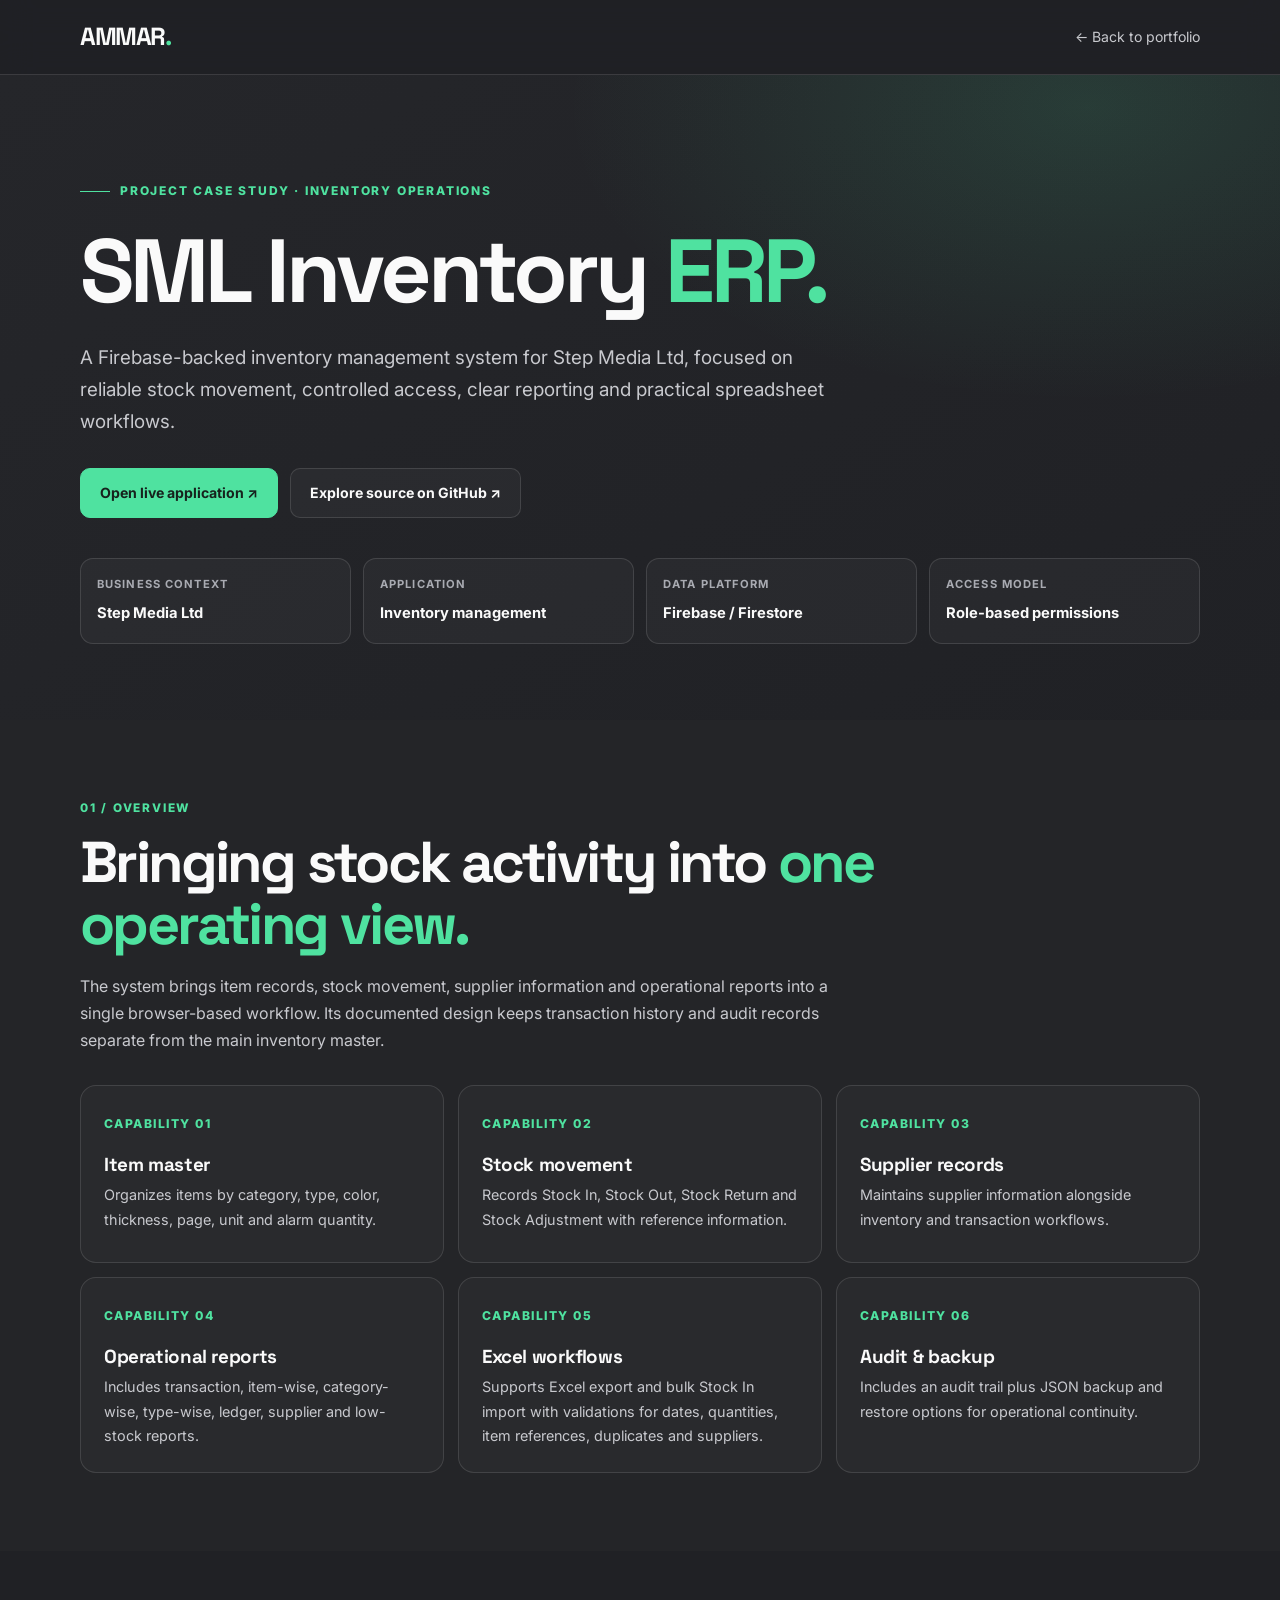
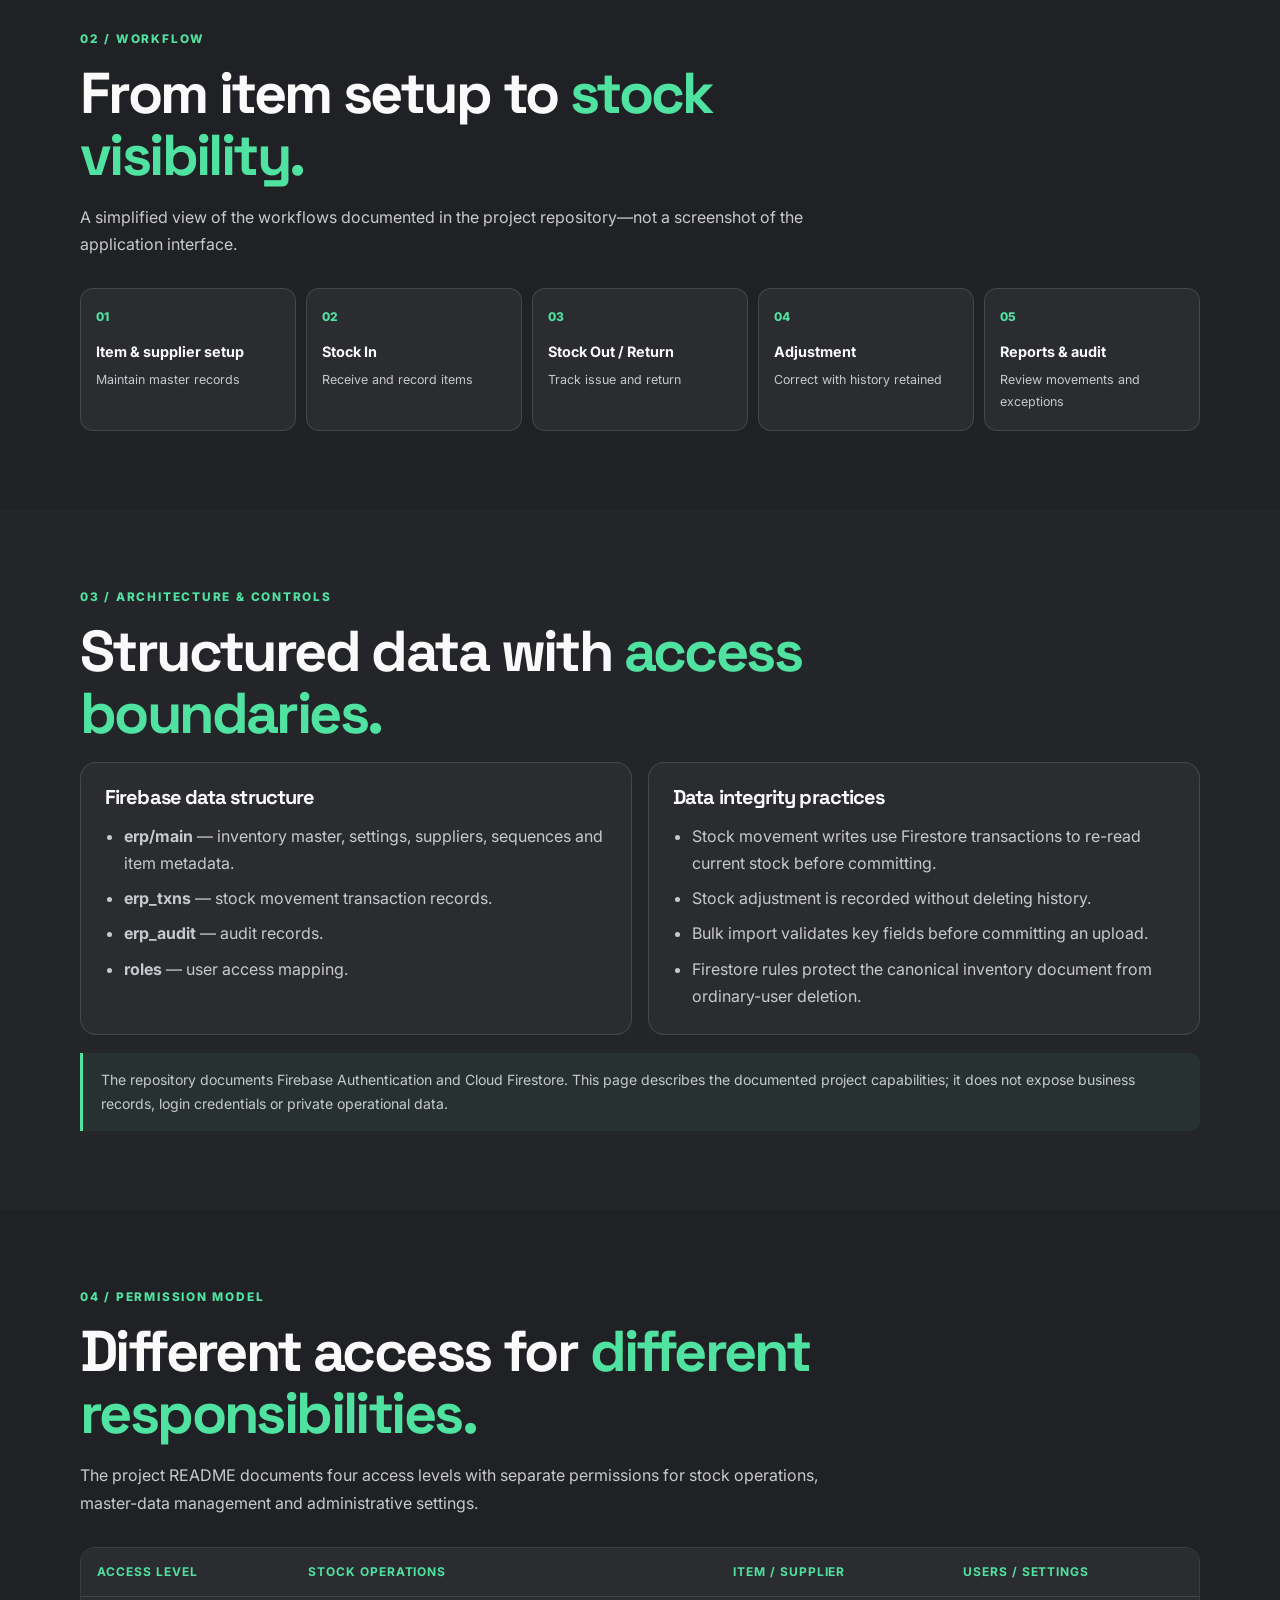
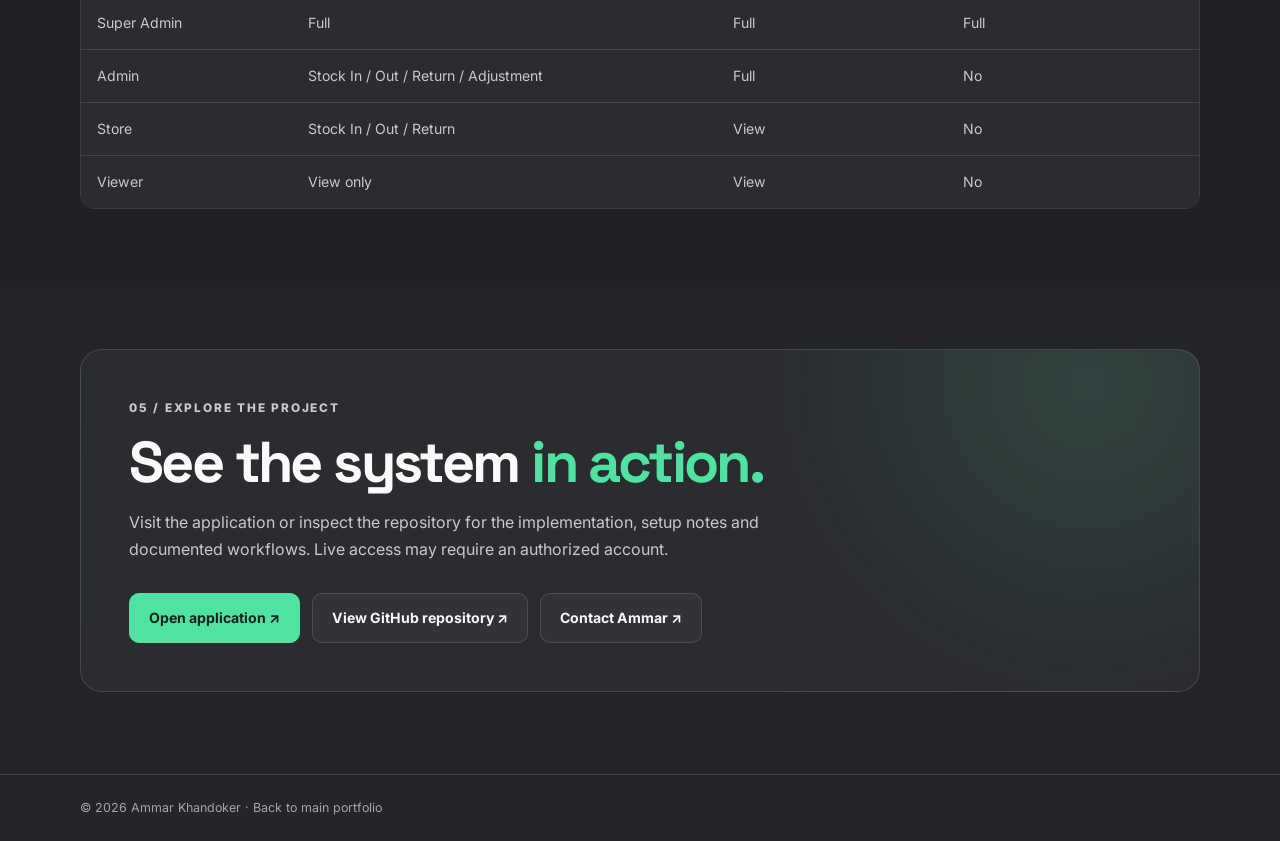
<file: sml-inventory-erp.html>
<!doctype html>
<html lang="en">
<head>
  <meta charset="UTF-8">
  <meta name="viewport" content="width=device-width, initial-scale=1">
  <meta name="theme-color" content="#242528">
  <meta name="description" content="SML Inventory ERP case study: a Firebase-backed inventory management system for Step Media Ltd, with stock workflows, role-based access, reporting, Excel tools and audit history.">
  <meta name="robots" content="index,follow">
  <link rel="canonical" href="https://ammar.bond/sml-inventory-erp.html">
  <meta property="og:type" content="article">
  <meta property="og:title" content="SML Inventory ERP | Ammar Khandoker">
  <meta property="og:description" content="A practical inventory operations system with stock control, reporting, Excel workflows and role-based access.">
  <meta property="og:url" content="https://ammar.bond/sml-inventory-erp.html">
  <title>SML Inventory ERP | Ammar Khandoker</title>
  <link rel="preconnect" href="https://fonts.googleapis.com">
  <link rel="preconnect" href="https://fonts.gstatic.com" crossorigin>
  <link href="https://fonts.googleapis.com/css2?family=Inter:wght@400;500;600;700;800&family=Space+Grotesk:wght@500;600;700&display=swap" rel="stylesheet">
  <style>
    :root{color-scheme:dark;--bg:#242528;--deep:#202125;--panel:#2b2c30;--line:rgba(255,255,255,.12);--text:#fafafa;--muted:#c8c9ce;--green:#4fe2a0;--yellow:#ffbf23}
    *{box-sizing:border-box}
    html{scroll-behavior:smooth;scroll-padding-top:90px}
    body{margin:0;min-width:320px;background:var(--bg);color:var(--text);font:400 16px/1.7 Inter,Arial,sans-serif;-webkit-font-smoothing:antialiased}
    a{color:inherit;text-decoration:none}
    a:focus-visible{outline:3px solid #9becc4;outline-offset:4px}
    .shell{width:min(1120px,88%);margin:auto}
    .topbar{position:sticky;top:0;z-index:5;border-bottom:1px solid var(--line);background:rgba(32,33,37,.9);backdrop-filter:blur(16px)}
    .topbar-inner{display:flex;align-items:center;justify-content:space-between;gap:20px;min-height:74px}
    .brand{font:700 1.55rem/1 'Space Grotesk',sans-serif;letter-spacing:-.06em}.brand span{color:var(--green)}
    .back{font-size:.88rem;color:var(--muted)}.back:hover{color:var(--green)}
    .hero{position:relative;overflow:hidden;padding:94px 0 76px;background:radial-gradient(ellipse at 85% 5%,rgba(79,226,160,.13),transparent 34%),linear-gradient(145deg,#25262a,#202125)}
    .eyebrow{display:flex;align-items:center;gap:10px;color:var(--green);font-size:.75rem;font-weight:800;letter-spacing:.15em;text-transform:uppercase}
    .eyebrow:before{content:"";width:30px;height:1px;background:var(--green)}
    h1,h2,h3{font-family:'Space Grotesk',Inter,sans-serif;letter-spacing:-.045em;line-height:1.08}
    h1{max-width:850px;margin:22px 0;font-size:clamp(3rem,7vw,5.9rem)}
    h1 span,h2 span{color:var(--green)}
    .intro{max-width:760px;color:var(--muted);font-size:clamp(1rem,2vw,1.18rem)}
    .actions{display:flex;flex-wrap:wrap;gap:12px;margin-top:30px}
    .btn{display:inline-flex;align-items:center;justify-content:center;min-height:48px;padding:12px 19px;border:1px solid var(--line);border-radius:10px;font-weight:700;font-size:.88rem;transition:transform .2s,border-color .2s,background .2s}
    .btn:hover{transform:translateY(-2px);border-color:rgba(79,226,160,.6)}
    .btn.primary{background:var(--green);border-color:var(--green);color:#17221d}
    .btn.secondary{background:rgba(255,255,255,.035)}
    .facts{display:grid;grid-template-columns:repeat(4,minmax(0,1fr));gap:12px;margin-top:40px}
    .fact{padding:16px;border:1px solid var(--line);border-radius:13px;background:rgba(255,255,255,.035)}
    .fact small{display:block;margin-bottom:5px;color:#a9abb2;font-size:.7rem;font-weight:700;letter-spacing:.1em;text-transform:uppercase}
    .fact strong{font-size:.92rem}
    .section{padding:78px 0}
    .section.alt{background:var(--deep)}
    .section-label{margin:0 0 13px;color:var(--green);font-size:.74rem;font-weight:800;letter-spacing:.15em;text-transform:uppercase}
    h2{max-width:800px;margin:0 0 18px;font-size:clamp(2.1rem,4.5vw,3.6rem)}
    .section-lead{max-width:760px;margin:0 0 30px;color:var(--muted)}
    .feature-grid{display:grid;grid-template-columns:repeat(3,minmax(0,1fr));gap:14px}
    .feature{min-height:178px;padding:23px;border:1px solid var(--line);border-radius:16px;background:rgba(255,255,255,.025)}
    .feature .num{color:var(--green);font-size:.76rem;font-weight:800;letter-spacing:.12em}
    .feature h3{margin:19px 0 8px;font-size:1.18rem;letter-spacing:-.02em}
    .feature p{margin:0;color:var(--muted);font-size:.9rem}
    .flow{display:grid;grid-template-columns:repeat(5,minmax(0,1fr));gap:10px;counter-reset:flow}
    .flow-step{position:relative;padding:18px 15px;border:1px solid var(--line);border-radius:13px;background:var(--panel);counter-increment:flow}
    .flow-step:before{content:"0" counter(flow);display:block;margin-bottom:12px;color:var(--green);font-size:.75rem;font-weight:800}
    .flow-step strong{display:block;font-size:.9rem}
    .flow-step span{display:block;margin-top:5px;color:var(--muted);font-size:.78rem}
    .architecture{display:grid;grid-template-columns:1fr 1fr;gap:16px}
    .arch-card{padding:24px;border:1px solid var(--line);border-radius:16px;background:var(--panel)}
    .arch-card h3{margin:0 0 14px;font-size:1.25rem}
    .arch-card ul{margin:0;padding-left:19px;color:var(--muted)}
    .arch-card li+li{margin-top:8px}
    .table-wrap{overflow-x:auto;border:1px solid var(--line);border-radius:14px}
    table{width:100%;border-collapse:collapse;min-width:560px;background:var(--panel);font-size:.88rem}
    th,td{padding:14px 16px;border-bottom:1px solid var(--line);text-align:left}
    th{color:var(--green);font-size:.75rem;letter-spacing:.08em;text-transform:uppercase}
    td{color:var(--muted)}
    tr:last-child td{border-bottom:0}
    .note{margin-top:18px;padding:15px 18px;border-left:3px solid var(--green);border-radius:0 10px 10px 0;background:rgba(79,226,160,.06);color:var(--muted);font-size:.88rem}
    .closing{padding:62px 0 82px}
    .closing-box{padding:clamp(25px,5vw,48px);border:1px solid var(--line);border-radius:22px;background:radial-gradient(circle at 90% 10%,rgba(79,226,160,.12),transparent 30%),var(--panel)}
    .closing h2{margin-bottom:12px}
    .closing p{max-width:690px;color:var(--muted)}
    footer{padding:22px 0;border-top:1px solid var(--line);color:#a3a5ab;font-size:.78rem}
    @media(max-width:850px){.facts{grid-template-columns:repeat(2,minmax(0,1fr))}.feature-grid{grid-template-columns:repeat(2,minmax(0,1fr))}.flow{grid-template-columns:repeat(3,minmax(0,1fr))}}
    @media(max-width:600px){.shell{width:88%}.topbar-inner{min-height:64px}.hero{padding:70px 0 54px}h1{font-size:clamp(2.8rem,14vw,4.2rem)}.section{padding:58px 0}.facts,.feature-grid,.architecture{grid-template-columns:1fr}.flow{grid-template-columns:repeat(2,minmax(0,1fr))}.back{font-size:.78rem}.btn{flex:1 1 100%}}
    @media(prefers-reduced-motion:reduce){html{scroll-behavior:auto}.btn{transition:none}.btn:hover{transform:none}}
  </style>
</head>
<body>
  <header class="topbar">
    <div class="shell topbar-inner">
      <a class="brand" href="/" aria-label="Ammar Khandoker home">AMMAR<span>.</span></a>
      <a class="back" href="/#projects">← Back to portfolio</a>
    </div>
  </header>
  <main>
    <section class="hero">
      <div class="shell">
        <p class="eyebrow">Project case study · Inventory operations</p>
        <h1>SML Inventory <span>ERP.</span></h1>
        <p class="intro">A Firebase-backed inventory management system for Step Media Ltd, focused on reliable stock movement, controlled access, clear reporting and practical spreadsheet workflows.</p>
        <div class="actions">
          <a class="btn primary" href="https://sml.pro.bd/" target="_blank" rel="noopener noreferrer">Open live application ↗</a>
          <a class="btn secondary" href="https://github.com/Ammar-Khandoker-BD/Sml-stock" target="_blank" rel="noopener noreferrer">Explore source on GitHub ↗</a>
        </div>
        <div class="facts" aria-label="Project summary">
          <div class="fact"><small>Business context</small><strong>Step Media Ltd</strong></div>
          <div class="fact"><small>Application</small><strong>Inventory management</strong></div>
          <div class="fact"><small>Data platform</small><strong>Firebase / Firestore</strong></div>
          <div class="fact"><small>Access model</small><strong>Role-based permissions</strong></div>
        </div>
      </div>
    </section>
    <section class="section" id="overview">
      <div class="shell">
        <p class="section-label">01 / Overview</p>
        <h2>Bringing stock activity into <span>one operating view.</span></h2>
        <p class="section-lead">The system brings item records, stock movement, supplier information and operational reports into a single browser-based workflow. Its documented design keeps transaction history and audit records separate from the main inventory master.</p>
        <div class="feature-grid">
          <article class="feature"><span class="num">CAPABILITY 01</span><h3>Item master</h3><p>Organizes items by category, type, color, thickness, page, unit and alarm quantity.</p></article>
          <article class="feature"><span class="num">CAPABILITY 02</span><h3>Stock movement</h3><p>Records Stock In, Stock Out, Stock Return and Stock Adjustment with reference information.</p></article>
          <article class="feature"><span class="num">CAPABILITY 03</span><h3>Supplier records</h3><p>Maintains supplier information alongside inventory and transaction workflows.</p></article>
          <article class="feature"><span class="num">CAPABILITY 04</span><h3>Operational reports</h3><p>Includes transaction, item-wise, category-wise, type-wise, ledger, supplier and low-stock reports.</p></article>
          <article class="feature"><span class="num">CAPABILITY 05</span><h3>Excel workflows</h3><p>Supports Excel export and bulk Stock In import with validations for dates, quantities, item references, duplicates and suppliers.</p></article>
          <article class="feature"><span class="num">CAPABILITY 06</span><h3>Audit & backup</h3><p>Includes an audit trail plus JSON backup and restore options for operational continuity.</p></article>
        </div>
      </div>
    </section>
    <section class="section alt" id="workflow">
      <div class="shell">
        <p class="section-label">02 / Workflow</p>
        <h2>From item setup to <span>stock visibility.</span></h2>
        <p class="section-lead">A simplified view of the workflows documented in the project repository—not a screenshot of the application interface.</p>
        <div class="flow" aria-label="Simplified inventory workflow">
          <div class="flow-step"><strong>Item & supplier setup</strong><span>Maintain master records</span></div>
          <div class="flow-step"><strong>Stock In</strong><span>Receive and record items</span></div>
          <div class="flow-step"><strong>Stock Out / Return</strong><span>Track issue and return</span></div>
          <div class="flow-step"><strong>Adjustment</strong><span>Correct with history retained</span></div>
          <div class="flow-step"><strong>Reports & audit</strong><span>Review movements and exceptions</span></div>
        </div>
      </div>
    </section>
    <section class="section" id="architecture">
      <div class="shell">
        <p class="section-label">03 / Architecture & controls</p>
        <h2>Structured data with <span>access boundaries.</span></h2>
        <div class="architecture">
          <article class="arch-card">
            <h3>Firebase data structure</h3>
            <ul>
              <li><strong>erp/main</strong> — inventory master, settings, suppliers, sequences and item metadata.</li>
              <li><strong>erp_txns</strong> — stock movement transaction records.</li>
              <li><strong>erp_audit</strong> — audit records.</li>
              <li><strong>roles</strong> — user access mapping.</li>
            </ul>
          </article>
          <article class="arch-card">
            <h3>Data integrity practices</h3>
            <ul>
              <li>Stock movement writes use Firestore transactions to re-read current stock before committing.</li>
              <li>Stock adjustment is recorded without deleting history.</li>
              <li>Bulk import validates key fields before committing an upload.</li>
              <li>Firestore rules protect the canonical inventory document from ordinary-user deletion.</li>
            </ul>
          </article>
        </div>
        <div class="note">The repository documents Firebase Authentication and Cloud Firestore. This page describes the documented project capabilities; it does not expose business records, login credentials or private operational data.</div>
      </div>
    </section>
    <section class="section alt" id="access">
      <div class="shell">
        <p class="section-label">04 / Permission model</p>
        <h2>Different access for <span>different responsibilities.</span></h2>
        <p class="section-lead">The project README documents four access levels with separate permissions for stock operations, master-data management and administrative settings.</p>
        <div class="table-wrap">
          <table>
            <thead><tr><th>Access level</th><th>Stock operations</th><th>Item / supplier</th><th>Users / settings</th></tr></thead>
            <tbody>
              <tr><td>Super Admin</td><td>Full</td><td>Full</td><td>Full</td></tr>
              <tr><td>Admin</td><td>Stock In / Out / Return / Adjustment</td><td>Full</td><td>No</td></tr>
              <tr><td>Store</td><td>Stock In / Out / Return</td><td>View</td><td>No</td></tr>
              <tr><td>Viewer</td><td>View only</td><td>View</td><td>No</td></tr>
            </tbody>
          </table>
        </div>
      </div>
    </section>
    <section class="closing">
      <div class="shell">
        <div class="closing-box">
          <p class="section-label">05 / Explore the project</p>
          <h2>See the system <span>in action.</span></h2>
          <p>Visit the application or inspect the repository for the implementation, setup notes and documented workflows. Live access may require an authorized account.</p>
          <div class="actions">
            <a class="btn primary" href="https://sml.pro.bd/" target="_blank" rel="noopener noreferrer">Open application ↗</a>
            <a class="btn secondary" href="https://github.com/Ammar-Khandoker-BD/Sml-stock" target="_blank" rel="noopener noreferrer">View GitHub repository ↗</a>
            <a class="btn secondary" href="/#contact">Contact Ammar ↗</a>
          </div>
        </div>
      </div>
    </section>
  </main>
  <footer><div class="shell">© <span id="year">2026</span> Ammar Khandoker · <a href="/">Back to main portfolio</a></div></footer>
</body>
</html>
</file>
<file: style.css>
:root {
  color-scheme: dark;
  --bg: #242528;
  --bg-deep: #202125;
  --panel: #2b2c30;
  --line: rgba(255,255,255,.12);
  --text: #fafafa;
  --muted: #c8c9ce;
  --green: #4fe2a0;
  --yellow: #ffbf23;
  --focus: #9becc4;
}
* { box-sizing: border-box; }
html { scroll-behavior: smooth; scroll-padding-top: 88px; }
body { margin: 0; min-width: 320px; overflow-x: hidden; background: var(--bg); color: var(--text); font-family: Inter, Arial, sans-serif; line-height: 1.65; -webkit-font-smoothing: antialiased; }
img { max-width: 100%; }
a { color: inherit; text-decoration: none; }
button, a { -webkit-tap-highlight-color: transparent; }
a:focus-visible, button:focus-visible { outline: 3px solid var(--focus); outline-offset: 4px; }
.skip-link { position: fixed; z-index: 100; top: 12px; left: 12px; transform: translateY(-180%); padding: 11px 16px; border-radius: 8px; background: var(--yellow); color: #171719; font-weight: 700; }
.skip-link:focus { transform: translateY(0); }
.nav { position: absolute; top: 0; left: 0; right: 0; z-index: 30; display: flex; align-items: center; gap: clamp(22px,4vw,50px); padding: 22px clamp(22px,6.5vw,100px); background: transparent; }
.brand { flex: 0 0 auto; color: #f5f5f6; font: 700 1.7rem/1 'Space Grotesk', Inter, sans-serif; letter-spacing: -.065em; white-space: nowrap; }
.brand span { color: var(--green); }
#menu { display: flex; align-items: center; gap: clamp(18px,3vw,38px); margin-right: auto; color: #f0f0f2; font-size: .93rem; }
#menu a { position: relative; padding: 8px 0; color: rgba(255,255,255,.83); transition: color .2s ease; }
#menu a:hover, #menu a.nav-active { color: #fff; }
#menu a.nav-active::after { position: absolute; right: 0; bottom: 1px; left: 0; height: 2px; border-radius: 3px; background: #fff; content: ""; }
.nav-actions { display: flex; align-items: center; gap: 14px; }
.social-chip { display: grid; width: 46px; height: 46px; place-items: center; border-radius: 13px; background: rgba(255,255,255,.055); color: var(--yellow); font-size: 1rem; font-weight: 800; }
.nav-cta { display: inline-flex; min-height: 46px; align-items: center; justify-content: center; gap: 12px; padding: 12px 23px; border: 1px solid rgba(255,255,255,.08); border-radius: 10px; background: var(--yellow); color: #171719; font-size: .9rem; font-weight: 650; transition: transform .2s ease, filter .2s ease; }
.nav-cta:hover, .btn:hover { transform: translateY(-2px); filter: brightness(1.06); }
.menu-btn { display: none; min-width: 42px; min-height: 42px; padding: 8px 11px; border: 1px solid var(--line); border-radius: 10px; background: #303136; color: #fff; font-size: 1.15rem; cursor: pointer; }
.hero { position: relative; isolation: isolate; display: grid; min-height: 100svh; grid-template-columns: minmax(0,.86fr) minmax(0,1.14fr); align-items: center; gap: 18px; overflow: hidden; padding: 125px clamp(26px,7.8vw,122px) 60px; background: var(--bg); }
.hero::before { position: absolute; z-index: -1; inset: 0; background: radial-gradient(ellipse at 76% 48%,rgba(79,226,160,.055),transparent 35%); content: ""; pointer-events: none; }
.hero-copy { position: relative; z-index: 4; max-width: 520px; padding-bottom: 5px; }
.eyebrow { display: flex; align-items: center; gap: 10px; margin: 0 0 18px; color: var(--green); font-size: .83rem; font-weight: 600; letter-spacing: .015em; }
.eyebrow-line { display: inline-block; width: 16px; height: 1px; background: var(--green); }
.hero h1 { margin: 0 0 26px; color: #fff; font: 700 clamp(3.5rem,6vw,5.9rem)/.98 'Space Grotesk', Inter, sans-serif; letter-spacing: -.065em; }
.hero h1 .hero-name { color: #fff; }
.lead { max-width: 440px; margin: 0; color: #d1d1d5; font-size: clamp(.94rem,1.18vw,1.03rem); line-height: 1.7; }
.cta { display: flex; flex-wrap: wrap; gap: 12px; margin: 32px 0 24px; }
.btn { display: inline-flex; min-height: 48px; align-items: center; justify-content: center; gap: 12px; padding: 13px 22px; border-radius: 10px; font-size: .9rem; font-weight: 650; transition: transform .2s ease, filter .2s ease; }
.btn.primary { border: 1px solid rgba(255,255,255,.08); background: var(--yellow); color: #19191b; }
.btn.ghost { border: 1px solid rgba(255,255,255,.22); background: transparent; color: #f4f4f6; }
.hero-meta { display: flex; flex-wrap: wrap; align-items: center; gap: 11px; color: #aeb0b5; font-size: .72rem; }
.hero-meta i { width: 3px; height: 3px; border-radius: 50%; background: var(--green); }
.hero-visual { position: relative; z-index: 1; display: flex; min-width: 0; height: min(660px,calc(100svh - 125px)); min-height: 510px; align-items: flex-end; justify-content: center; }
.portrait-orbit { position: absolute; top: 50%; right: 5%; width: min(43vw,590px); aspect-ratio: 1; transform: translateY(-48%); border-radius: 50%; background: linear-gradient(155deg,#5bf0a5 0%,#49dda0 42%,#288e68 100%); box-shadow: 0 22px 70px rgba(18,208,129,.07); }
.portrait-orbit::after { position: absolute; inset: 19%; border-radius: 50%; background: var(--bg); content: ""; }
.profile-photo { position: relative; z-index: 2; display: block; width: min(100%,550px); height: 100%; max-height: 660px; flex: 0 1 auto; border: 0; border-radius: 0; outline: none; background: transparent; box-shadow: none; object-fit: contain; object-position: center bottom; filter: drop-shadow(0 20px 28px rgba(0,0,0,.2)); }
.floating-card { position: absolute; z-index: 3; display: flex; align-items: center; gap: 9px; max-width: max-content; padding: 10px 13px; border: 1px solid rgba(255,255,255,.07); border-radius: 999px; background: #2b2c30; color: #f7f7f8; box-shadow: 0 12px 28px rgba(0,0,0,.12); font-size: .7rem; white-space: nowrap; backdrop-filter: blur(10px); }
.skill-icon { display: grid; width: 25px; height: 25px; flex: 0 0 auto; place-items: center; border-radius: 50%; font-size: 1rem; font-weight: 700; }
.icon-ai { background: #423e37; color: #ff8864; }
.icon-data { background: #3a3d44; color: #7ee5ff; }
.icon-hr { background: #293e37; color: #6bf0ad; }
.icon-digital { background: #3f3930; color: #ffc74f; }
.card-one { top: 19%; left: 0; }
.card-two { top: 19%; right: 0; }
.card-three { top: 57%; left: -1%; }
.card-four { top: 57%; right: -1%; }
.section { padding: 105px clamp(26px,8vw,124px); }
.section.dark { background: var(--bg-deep); }
.section-head { max-width: 820px; margin-bottom: 44px; }
.section-head h2 { margin: 8px 0; color: #fff; font: 700 clamp(2.1rem,4.4vw,4rem)/1.08 'Space Grotesk', Inter, sans-serif; letter-spacing: -.045em; }
.section-head span, .contact h2 span { color: var(--green); }
.glass { padding: 30px; border: 1px solid var(--line); border-radius: 20px; background: #292a2e; }
.glass p { color: #c7c8cc; }
.about-grid { display: grid; grid-template-columns: 1.1fr .9fr; gap: 20px; }
.about-list { display: grid; gap: 12px; }
.about-list > div { display: grid; grid-template-columns: 42px 1fr; padding: 20px; border-top: 1px solid var(--line); column-gap: 16px; }
.about-list span { grid-row: 1 / 3; color: var(--green); }
.about-list small { grid-column: 2; color: var(--muted); }
.skill-grid { display: grid; grid-template-columns: repeat(4,minmax(0,1fr)); gap: 14px; }
.skill-card { padding: 24px; border: 1px solid var(--line); border-radius: 18px; background: rgba(255,255,255,.025); }
.skill-card strong, .project span { color: var(--green); font-size: .75rem; }
.skill-card h3 { margin: 20px 0 8px; font: 600 1.18rem 'Space Grotesk', Inter, sans-serif; }
.skill-card p, .project p, .job p { color: var(--muted); font-size: .88rem; }
.tags { display: flex; flex-wrap: wrap; gap: 7px; margin-top: 18px; }
.tags i { padding: 6px 9px; border: 1px solid var(--line); border-radius: 999px; color: #d0d1d4; font-size: .69rem; font-style: normal; }
.timeline { margin-left: 12px; border-left: 1px solid var(--line); }
.job { position: relative; display: grid; grid-template-columns: 160px 1fr; gap: 25px; padding: 0 0 42px 32px; }
.job::before { position: absolute; top: 7px; left: -5px; width: 9px; height: 9px; border-radius: 50%; background: var(--green); box-shadow: 0 0 0 6px var(--bg-deep); content: ""; }
.year { color: #c4ced8; font-size: .82rem; }
.job h3 { margin: 0; font: 600 1.3rem 'Space Grotesk', Inter, sans-serif; }
.company { margin: .3rem 0; color: var(--green) !important; }
.project-grid { display: grid; grid-template-columns: repeat(3,minmax(0,1fr)); gap: 14px; }
.project { display: flex; min-height: 230px; flex-direction: column; padding: 27px; border: 1px solid var(--line); border-radius: 18px; background: rgba(255,255,255,.018); transition: transform .25s ease,border-color .25s ease; }
.project:hover { transform: translateY(-5px); border-color: rgba(79,226,160,.4); }
.project h3 { margin: 28px 0 7px; font: 600 1.35rem 'Space Grotesk', Inter, sans-serif; }
.project em { margin-top: auto; color: var(--green); font-size: .8rem; font-style: normal; }
.contact { padding-bottom: 85px; }
.contact-box { padding: clamp(28px,5vw,55px); border: 1px solid var(--line); border-radius: 24px; background: radial-gradient(circle at 85% 20%,rgba(79,226,160,.10),transparent 28%),#292a2e; }
.contact h2 { margin: 12px 0 18px; font: 700 clamp(2.3rem,5vw,4.5rem)/1.04 'Space Grotesk', Inter, sans-serif; letter-spacing: -.045em; }
.contact p { max-width: 700px; color: var(--muted); }
.contact-links { display: flex; flex-wrap: wrap; gap: 10px; margin-top: 28px; }
.contact-links a { padding: 10px 15px; border: 1px solid var(--line); border-radius: 999px; font-size: .8rem; transition: border-color .2s ease,color .2s ease; }
.contact-links a:hover { border-color: rgba(79,226,160,.5); color: var(--green); }
footer { display: flex; flex-wrap: wrap; align-items: center; justify-content: space-between; gap: 16px 28px; padding: 22px clamp(26px,8vw,124px); border-top: 1px solid var(--line); background: var(--bg-deep); color: #93959c; font-size: .75rem; }
.footer-copy { display: inline-block; line-height: 1.55; }
.footer-socials { display: flex; flex-wrap: wrap; align-items: center; justify-content: center; gap: 10px; margin: 0; padding: 0; border: 0; background: transparent; }
.footer-socials .social-icon { display: inline-flex; width: 38px; height: 38px; align-items: center; justify-content: center; padding: 0; border: 1px solid rgba(255,255,255,.14); border-radius: 11px; background: rgba(255,255,255,.035); color: #c8cbd0; font-size: 0; transition: transform .2s ease,color .2s ease,border-color .2s ease,background .2s ease; }
.footer-socials .social-icon svg { display: block; width: 18px; height: 18px; flex: none; }
.footer-socials .social-icon:hover { transform: translateY(-2px); border-color: rgba(79,226,160,.55); background: rgba(79,226,160,.08); color: var(--green); }
.js .reveal { opacity: 0; transform: translateY(18px); transition: opacity .65s ease,transform .65s ease; }
.js .reveal.show { opacity: 1; transform: none; }
@media (max-width: 1100px) {
  .nav { gap: 25px; padding-inline: 5vw; }
  #menu { gap: 23px; }
  .hero { grid-template-columns: minmax(0,.92fr) minmax(0,1.08fr); padding-inline: 5vw; }
  .hero h1 { font-size: clamp(3.3rem,6.1vw,5rem); }
  .portrait-orbit { right: 1%; width: min(45vw,500px); }
  .profile-photo { width: 100%; }
  .floating-card { gap: 7px; padding: 9px 10px; font-size: .66rem; }
  .card-one { left: -1%; }
  .card-two { right: -1%; }
  .card-three { left: -2%; }
  .card-four { right: -2%; }
  .skill-grid { grid-template-columns: repeat(2,minmax(0,1fr)); }
}
@media (max-width: 760px) {
  html { scroll-padding-top: 70px; }
  .nav { position: absolute; gap: 12px; padding: 18px 6vw; }
  .brand { font-size: 1.45rem; }
  #menu { position: absolute; top: 70px; right: 6vw; left: 6vw; display: none; flex-direction: column; align-items: stretch; gap: 0; margin: 0; padding: 8px 16px; border: 1px solid var(--line); border-radius: 14px; background: #2b2c30; box-shadow: 0 18px 35px rgba(0,0,0,.28); }
  #menu.open { display: flex; }
  #menu a { padding: 12px 5px; }
  #menu a.nav-active::after { display: none; }
  .nav-actions { gap: 8px; margin-left: auto; }
  .social-chip { display: none; }
  .nav-cta { min-height: 40px; gap: 7px; padding: 10px 13px; border-radius: 9px; font-size: .77rem; }
  .menu-btn { display: block; }
  .hero { display: flex; min-height: 0; flex-direction: column; align-items: stretch; gap: 4px; padding: 112px 6vw 42px; }
  .hero-copy { max-width: 100%; padding-bottom: 0; }
  .eyebrow { margin-bottom: 14px; font-size: .75rem; }
  .hero h1 { margin-bottom: 20px; font-size: clamp(3.4rem,13vw,5rem); line-height: .95; }
  .desktop-break { display: none; }
  .lead { max-width: 590px; font-size: .96rem; line-height: 1.65; }
  .cta { gap: 9px; margin: 25px 0 17px; }
  .btn { min-height: 45px; padding: 12px 16px; font-size: .82rem; }
  .hero-meta { gap: 8px; font-size: .68rem; }
  .hero-visual { display: grid; min-height: 0; height: auto; grid-template-columns: repeat(2,minmax(0,1fr)); grid-template-areas: "portrait portrait" "ai data" "hr digital"; align-items: center; justify-items: center; gap: 11px 8px; margin-top: 14px; padding: 10px 0 8px; overflow: visible; }
  .portrait-orbit { top: 14px; right: auto; width: min(78vw,370px); transform: none; }
  .portrait-orbit::after { inset: 19%; }
  .profile-photo { position: relative; z-index: 2; display: block; width: min(91%,390px); height: auto; max-height: none; grid-area: portrait; justify-self: center; align-self: end; aspect-ratio: 700 / 907; margin: 0 auto; object-fit: contain; object-position: center bottom; }
  .floating-card { position: relative; inset: auto; z-index: 3; display: flex; width: max-content; max-width: 100%; justify-self: center; align-self: start; gap: 7px; margin: 0; padding: 9px 11px; border: 1px solid rgba(255,255,255,.13); border-radius: 12px; background: rgba(43,44,48,.96); box-shadow: 0 8px 24px rgba(0,0,0,.2); font-size: clamp(.65rem,2.8vw,.75rem); line-height: 1.35; white-space: normal; text-align: center; }
  .card-one { grid-area: ai; }
  .card-two { grid-area: data; }
  .card-three { grid-area: hr; }
  .card-four { grid-area: digital; }
  .section { padding: 76px 6vw; }
  .section-head { margin-bottom: 30px; }
  .section-head h2 { font-size: clamp(2.2rem,9vw,3.4rem); }
  .about-grid,.skill-grid,.project-grid { grid-template-columns: 1fr; }
  .glass { padding: 24px; }
  .skill-card { padding: 22px; }
  .job { grid-template-columns: 1fr; gap: 5px; padding-left: 25px; }
  .project { min-height: 200px; }
  .contact-box { padding: 30px 22px; }
  footer { flex-direction: column; gap: 13px; padding: 18px 6vw; text-align: center; }
  .footer-socials { justify-content: center; gap: 10px; }
}
@media (max-width: 390px) {
  .nav-cta { padding: 9px 10px; font-size: .72rem; }
  .hero h1 { font-size: 3.12rem; }
  .hero-meta { font-size: .62rem; }
  .hero-visual { gap: 9px 6px; }
  .floating-card { gap: 5px; padding: 8px 9px; }
  .skill-icon { width: 22px; height: 22px; }
}
@media (prefers-reduced-motion: reduce) {
  html { scroll-behavior: auto; }
  *, *::before, *::after { scroll-behavior: auto !important; animation-duration: .01ms !important; animation-iteration-count: 1 !important; transition-duration: .01ms !important; }
}

/* Certificate showcase copied from the source portfolio */
.section-intro{max-width:720px;margin:16px 0 22px;color:var(--muted);font-size:.96rem}
.cert-source-link{display:inline-flex;align-items:center;gap:9px;padding:10px 15px;border:1px solid rgba(255,191,35,.36);border-radius:999px;color:var(--yellow);font-size:.82rem;font-weight:650;transition:background .2s ease,border-color .2s ease}
.cert-source-link:hover{background:rgba(255,191,35,.08);border-color:rgba(255,191,35,.7)}
.certificates{background:linear-gradient(180deg,#242528 0%,#202125 100%)}
.certificate-grid{display:grid;grid-template-columns:repeat(3,minmax(0,1fr));gap:16px}
.certificate-card{display:flex;min-width:0;flex-direction:column;gap:12px;padding:22px;border:1px solid rgba(255,191,35,.20);border-radius:16px;background:linear-gradient(145deg,rgba(255,255,255,.035),rgba(255,255,255,.012));transition:transform .22s ease,border-color .22s ease,background .22s ease}
.certificate-card:hover{transform:translateY(-3px);border-color:rgba(255,191,35,.55);background:linear-gradient(145deg,rgba(255,191,35,.055),rgba(255,255,255,.012))}
.certificate-card-head{display:flex;align-items:center;justify-content:space-between;gap:10px}
.certificate-category{display:inline-flex;max-width:calc(100% - 38px);align-items:center;padding:5px 9px;border:1px solid rgba(255,191,35,.18);border-radius:999px;color:#f3c45b;font-size:.66rem;font-weight:650;letter-spacing:.015em}
.certificate-number{color:rgba(255,255,255,.42);font-size:.72rem;font-weight:700;letter-spacing:.08em}
.certificate-card h3{margin:1px 0 0;color:#f5f4f0;font:600 1.05rem/1.4 'Space Grotesk',Inter,sans-serif;overflow-wrap:anywhere}
.certificate-provider{margin:0;color:#aeb0b5;font-size:.82rem}
.certificate-meta{display:flex;flex-wrap:wrap;align-items:center;justify-content:space-between;gap:7px;margin-top:auto;padding-top:8px;color:#e6b84d;font-size:.76rem}
.certificate-meta time{display:inline-flex;align-items:center;gap:7px}
.certificate-meta time::before{content:"";display:inline-block;width:7px;height:7px;border:1.5px solid currentColor;border-radius:2px}
.certificate-meta span{color:#a7a8ad;font-size:.7rem}
.featured-credential{display:grid;grid-template-columns:46px minmax(0,1fr) auto;align-items:center;gap:18px;margin:0 0 20px;padding:23px;border:1px solid rgba(79,226,160,.38);border-radius:18px;background:linear-gradient(100deg,rgba(79,226,160,.085),rgba(255,255,255,.018) 65%)}
.featured-credential-icon{display:grid;width:42px;height:42px;place-items:center;border-radius:13px;background:rgba(79,226,160,.12);color:var(--green);font-size:1.5rem;font-weight:800}
.featured-credential-copy{min-width:0}
.featured-label{color:var(--green);font-size:.65rem;font-weight:800;letter-spacing:.12em}
.featured-credential h3{margin:5px 0;color:#f7f8f7;font:600 1.1rem/1.4 'Space Grotesk',Inter,sans-serif}
.featured-credential p{margin:0;color:#bdc3c1;font-size:.83rem}
.featured-credential-link{display:inline-flex;align-items:center;justify-content:center;padding:9px 12px;border:1px solid rgba(79,226,160,.32);border-radius:999px;color:var(--green);font-size:.76rem;font-weight:650;white-space:nowrap}
.featured-credential-link:hover{background:rgba(79,226,160,.08)}
.certificate-note{max-width:900px;margin:22px 0 0;color:#92959d;font-size:.75rem;line-height:1.6}
@media(max-width:1050px){.certificate-grid{grid-template-columns:repeat(2,minmax(0,1fr))}}
@media(max-width:760px){
 .certificate-grid{grid-template-columns:1fr;gap:12px}
 .certificate-card{padding:19px}
 .certificate-card h3{font-size:1rem}
 .featured-credential{grid-template-columns:40px minmax(0,1fr);gap:13px;padding:18px}
 .featured-credential-icon{width:38px;height:38px}
 .featured-credential-link{grid-column:2;justify-self:start}
 .certificate-meta{justify-content:flex-start;gap:14px}
}
@media(prefers-reduced-motion:reduce){.certificate-card,.cert-source-link{transition:none}.certificate-card:hover{transform:none}}


/* Certificate source links and verified metadata details */
.certificate-source-links{display:flex;flex-wrap:wrap;align-items:center;gap:10px;margin-top:18px}
.certificate-detail,.certificate-skills{margin:0;color:#b7bbc3;font-size:.76rem;line-height:1.55;overflow-wrap:anywhere}
.certificate-detail strong,.certificate-skills strong{color:#e3c06c;font-weight:650}
.certificate-card .certificate-meta{margin-top:auto}
.certificate-card .certificate-meta time{color:#e6b84d}
.certificate-card .certificate-meta span{color:#adb0b8}
@media(max-width:760px){
 .certificate-source-links{align-items:stretch;flex-direction:column}
 .certificate-source-links .cert-source-link{width:fit-content;max-width:100%}
}


/* Motion graphics: lightweight, responsive, and reduced-motion aware */
:root { --scroll-progress: 0%; }
.scroll-progress {
  position: fixed;
  z-index: 100;
  top: 0;
  left: 0;
  width: 100%;
  height: 3px;
  pointer-events: none;
  background: rgba(255,255,255,.045);
}
.scroll-progress span {
  display: block;
  width: var(--scroll-progress);
  height: 100%;
  transform-origin: left center;
  background: linear-gradient(90deg, var(--green), #b4ffd9, var(--yellow));
  box-shadow: 0 0 12px rgba(79,226,160,.48);
  transition: width .08s linear;
}
@keyframes orbitFloat {
  0%,100% { transform: translateY(-48%) scale(1); box-shadow: 0 22px 70px rgba(18,208,129,.07); }
  50% { transform: translateY(calc(-48% - 8px)) scale(1.012); box-shadow: 0 28px 78px rgba(18,208,129,.13); }
}
@keyframes orbitFloatMobile {
  0%,100% { transform: translateY(0) scale(1); }
  50% { transform: translateY(-6px) scale(1.01); }
}
@keyframes cardDriftOne { 0%,100% { translate: 0 0; } 50% { translate: 0 -7px; } }
@keyframes cardDriftTwo { 0%,100% { translate: 0 0; } 50% { translate: 0 6px; } }
@keyframes cardDriftThree { 0%,100% { translate: 0 0; } 50% { translate: 0 -5px; } }
@keyframes cardDriftFour { 0%,100% { translate: 0 0; } 50% { translate: 0 7px; } }
@keyframes accentPulse {
  0%,100% { box-shadow: 0 0 0 0 rgba(79,226,160,0); }
  50% { box-shadow: 0 0 34px 2px rgba(79,226,160,.12); }
}
@keyframes underlineDraw {
  from { transform: scaleX(.15); opacity: .45; }
  to { transform: scaleX(1); opacity: 1; }
}
@keyframes contentLift {
  from { opacity: 0; translate: 0 12px; }
  to { opacity: 1; translate: 0 0; }
}
@keyframes certificateLift {
  from { opacity: .65; translate: 0 8px; }
  to { opacity: 1; translate: 0 0; }
}
@keyframes buttonSheen {
  0% { transform: translateX(-125%) skewX(-18deg); }
  100% { transform: translateX(250%) skewX(-18deg); }
}
.portrait-orbit { animation: orbitFloat 7.2s ease-in-out infinite; }
.hero-visual.show .portrait-orbit { animation: orbitFloat 7.2s ease-in-out infinite, accentPulse 7.2s ease-in-out infinite; }
.hero-visual.show .card-one { animation: cardDriftOne 5.6s ease-in-out infinite; }
.hero-visual.show .card-two { animation: cardDriftTwo 6.2s ease-in-out infinite .35s; }
.hero-visual.show .card-three { animation: cardDriftThree 5.9s ease-in-out infinite .7s; }
.hero-visual.show .card-four { animation: cardDriftFour 6.5s ease-in-out infinite .25s; }
.js .hero-copy.show .eyebrow-line { transform-origin: left center; animation: underlineDraw .65s .08s ease-out both; }
.js .hero-copy.show h1 { animation: contentLift .65s .12s ease-out both; }
.js .hero-copy.show .lead { animation: contentLift .65s .22s ease-out both; }
.js .hero-copy.show .cta { animation: contentLift .65s .32s ease-out both; }
.js .hero-copy.show .hero-meta { animation: contentLift .65s .42s ease-out both; }
.js .certificate-card.show { animation: certificateLift .45s ease-out both; }
.btn, .nav-cta, .project, .certificate-card, .footer-socials .social-icon { will-change: auto; }
.btn.primary, .nav-cta { position: relative; isolation: isolate; overflow: hidden; }
.btn.primary::after, .nav-cta::after {
  position: absolute;
  z-index: -1;
  top: -40%;
  bottom: -40%;
  left: 0;
  width: 34%;
  content: "";
  background: linear-gradient(90deg, transparent, rgba(255,255,255,.45), transparent);
  transform: translateX(-150%) skewX(-18deg);
  pointer-events: none;
}
.btn.primary:hover::after, .nav-cta:hover::after { animation: buttonSheen .8s ease-out; }
.project { position: relative; overflow: hidden; }
.project::after {
  position: absolute;
  inset: 0;
  border-radius: inherit;
  content: "";
  pointer-events: none;
  background: radial-gradient(circle at 10% 0%, rgba(79,226,160,.10), transparent 46%);
  opacity: 0;
  transition: opacity .25s ease;
}
.project:hover::after { opacity: 1; }
.certificate-card:hover { box-shadow: 0 14px 34px rgba(0,0,0,.14); }
@media (max-width: 760px) {
  .portrait-orbit, .hero-visual.show .portrait-orbit { animation: orbitFloatMobile 7.2s ease-in-out infinite; }
  .hero-visual.show .card-one, .hero-visual.show .card-two,
  .hero-visual.show .card-three, .hero-visual.show .card-four { animation: none; }
  .btn.primary::after, .nav-cta::after { display: none; }
}
@media (prefers-reduced-motion: reduce) {
  .scroll-progress span { transition: none; }
  .portrait-orbit, .hero-visual.show .portrait-orbit,
  .hero-visual.show .card-one, .hero-visual.show .card-two,
  .hero-visual.show .card-three, .hero-visual.show .card-four,
  .js .hero-copy.show .eyebrow-line, .js .hero-copy.show h1,
  .js .hero-copy.show .lead, .js .hero-copy.show .cta,
  .js .hero-copy.show .hero-meta, .js .certificate-card.show {
    animation: none !important;
  }
  .btn.primary:hover::after, .nav-cta:hover::after { animation: none !important; }
  .project::after { transition: none; }
}


/* Company-wise work responsibilities based on CV */
.job-content{min-width:0}
.job-meta{margin:.22rem 0 .7rem;color:#9098a3;font-size:.76rem;line-height:1.5}
.job-responsibilities{display:grid;gap:8px;margin:.7rem 0 0;padding-left:1.15rem;color:#c9cbd0;font-size:.86rem;line-height:1.62}
.job-responsibilities li{padding-left:.18rem}
.job-responsibilities li::marker{color:var(--green)}
.job-responsibilities li strong{color:#f5f5f5}
.job h3{line-height:1.4}
.timeline .job{padding-bottom:38px}
@media(max-width:760px){
 .job-meta{font-size:.74rem}
 .job-responsibilities{font-size:.84rem;gap:7px}
 .timeline .job{padding-bottom:30px}
}


/* Enhanced on-scroll motion: cinematic reveal, staggered cards, and active nav */
.js .reveal {
  opacity: 0;
  transform: translate3d(0, 26px, 0) scale(.986);
  filter: blur(2px);
  transition:
    opacity .72s cubic-bezier(.2,.7,.2,1),
    transform .72s cubic-bezier(.2,.7,.2,1),
    filter .72s ease,
    border-color .28s ease,
    box-shadow .28s ease;
  transition-delay: var(--reveal-delay, 0ms);
}
.js .reveal.show {
  opacity: 1;
  transform: translate3d(0, 0, 0) scale(1);
  filter: blur(0);
  transition-delay: var(--reveal-delay, 0ms);
}
.js .section-head.show .eyebrow {
  animation: underlineDraw .55s ease-out both;
}
.js .section-head.show h2 {
  animation: contentLift .65s .08s ease-out both;
}
.js .section-head.show .section-intro {
  animation: contentLift .65s .16s ease-out both;
}
.js .section-head.show .certificate-source-links {
  animation: contentLift .65s .23s ease-out both;
}
.js .job.show,
.js .skill-card.show,
.js .project.show {
  transition-delay: var(--reveal-delay, 0ms);
}
.js .certificate-card.show {
  animation: none;
}
#menu a.nav-active::after {
  transform-origin: left center;
  animation: underlineDraw .28s ease-out both;
}
.section-head h2 span {
  background: linear-gradient(100deg, var(--green) 0%, #b4ffd9 48%, var(--green) 90%);
  background-size: 220% auto;
  background-clip: text;
  -webkit-background-clip: text;
  -webkit-text-fill-color: transparent;
}
.section-head.show h2 span {
  animation: gradientTextFlow 5.5s ease-in-out 1;
}
@keyframes gradientTextFlow {
  0% { background-position: 0% center; }
  100% { background-position: 100% center; }
}
.project, .certificate-card, .skill-card, .job {
  backface-visibility: hidden;
}
.project:hover, .certificate-card:hover, .skill-card:hover {
  transform: translateY(-4px);
  transition-timing-function: cubic-bezier(.2,.75,.25,1);
}
@media (max-width: 760px) {
  .js .reveal {
    transform: translate3d(0, 18px, 0);
    filter: none;
    transition-duration: .55s;
  }
  .js .reveal.show {
    transform: translate3d(0, 0, 0);
    filter: none;
  }
  .js .section-head.show h2 span { animation-duration: 3.5s; }
}
@media (prefers-reduced-motion: reduce) {
  .js .reveal, .js .reveal.show {
    opacity: 1 !important;
    transform: none !important;
    filter: none !important;
    transition: none !important;
    animation: none !important;
  }
  .js .section-head.show .eyebrow,
  .js .section-head.show h2,
  .js .section-head.show .section-intro,
  .js .section-head.show .certificate-source-links,
  #menu a.nav-active::after,
  .section-head.show h2 span {
    animation: none !important;
  }
}


/* Unify certificate section accents to the site green */
.certificates {
  --certificate-accent: #4fe2a0;
  --certificate-accent-soft: rgba(79,226,160,.20);
  --certificate-accent-hover: rgba(79,226,160,.58);
}
.certificate-card {
  border-color: var(--certificate-accent-soft);
}
.certificate-card:hover {
  border-color: var(--certificate-accent-hover);
  background: linear-gradient(145deg,rgba(79,226,160,.065),rgba(255,255,255,.012));
  box-shadow: 0 14px 34px rgba(0,0,0,.14), 0 0 20px rgba(79,226,160,.045);
}
.certificate-category {
  border-color: var(--certificate-accent-soft);
  background: rgba(79,226,160,.055);
  color: var(--certificate-accent);
}
.certificate-meta,
.certificate-card .certificate-meta time {
  color: var(--certificate-accent);
}
.certificate-meta time::before {
  border-color: var(--certificate-accent);
}
.certificate-detail strong,
.certificate-skills strong {
  color: var(--certificate-accent);
}
.certificate-number {
  color: rgba(79,226,160,.62);
}
.cert-source-link {
  border-color: var(--certificate-accent-soft);
  color: var(--certificate-accent);
}
.cert-source-link:hover {
  border-color: var(--certificate-accent-hover);
  background: rgba(79,226,160,.08);
}
.certificate-card .certificate-meta span {
  color: #aeb8b3;
}


/* Pointer-follow halo and tactile tap feedback */
.cursor-aura {
  position: fixed;
  z-index: 9999;
  top: 0;
  left: 0;
  display: none;
  width: 34px;
  height: 34px;
  align-items: center;
  justify-content: center;
  border: 1px solid rgba(79,226,160,.78);
  border-radius: 50%;
  background: rgba(79,226,160,.035);
  box-shadow: 0 0 20px rgba(79,226,160,.10), inset 0 0 12px rgba(79,226,160,.06);
  opacity: 0;
  pointer-events: none;
  transform: translate3d(-100px,-100px,0) translate(-50%,-50%);
  transition: width .2s ease, height .2s ease, opacity .18s ease, border-color .2s ease, background .2s ease, box-shadow .2s ease;
  will-change: transform;
}
.cursor-aura span {
  display: block;
  width: 4px;
  height: 4px;
  border-radius: 50%;
  background: var(--green);
  box-shadow: 0 0 10px rgba(79,226,160,.65);
}
.cursor-aura.is-visible { opacity: 1; }
.cursor-aura.is-active {
  width: 52px;
  height: 52px;
  border-color: rgba(255,191,35,.95);
  background: rgba(79,226,160,.07);
  box-shadow: 0 0 28px rgba(79,226,160,.17), 0 0 11px rgba(255,191,35,.08), inset 0 0 16px rgba(79,226,160,.08);
}
.cursor-aura.is-active span {
  width: 6px;
  height: 6px;
  background: var(--yellow);
  box-shadow: 0 0 12px rgba(255,191,35,.8);
}
@keyframes touchRipple {
  0% { opacity: .85; transform: translate(-50%,-50%) scale(.22); }
  65% { opacity: .55; }
  100% { opacity: 0; transform: translate(-50%,-50%) scale(1.15); }
}
.touch-ripple {
  position: fixed;
  z-index: 9998;
  width: 58px;
  height: 58px;
  border: 1.5px solid rgba(79,226,160,.92);
  border-radius: 50%;
  background: radial-gradient(circle,rgba(79,226,160,.18) 0%,rgba(79,226,160,.05) 48%,transparent 72%);
  box-shadow: 0 0 24px rgba(79,226,160,.19), inset 0 0 16px rgba(79,226,160,.12);
  pointer-events: none;
  animation: touchRipple .56s cubic-bezier(.16,.75,.3,1) forwards;
}
.touch-feedback {
  filter: brightness(1.11);
  box-shadow: 0 0 0 1px rgba(79,226,160,.32), 0 0 24px rgba(79,226,160,.09);
  transition: filter .14s ease, box-shadow .14s ease;
}
/* JavaScript enables this only when the device has a fine hover-capable pointer. */
html.has-pointer-aura .cursor-aura { display: flex; }
@media (hover: none), (pointer: coarse) {
  a, button, .project, .certificate-card, .skill-card, .job, .featured-credential {
    -webkit-tap-highlight-color: rgba(79,226,160,.18);
  }
}
@media (prefers-reduced-motion: reduce) {
  .cursor-aura { transition: none !important; }
  .touch-ripple { animation: none !important; display: none !important; }
  .touch-feedback { transition: none !important; }
}

/* Active states work even if touch animation JavaScript is unavailable. */
a:active, button:active, .project:active, .certificate-card:active,
.skill-card:active, .contact-links a:active {
  filter: brightness(1.12);
}
.project:active, .certificate-card:active, .skill-card:active {
  border-color: rgba(79,226,160,.7);
  box-shadow: 0 0 0 1px rgba(79,226,160,.2), 0 0 22px rgba(79,226,160,.09);
}


/* Featured project case study */
.section-intro { max-width: 720px; margin-top: 14px; color: var(--muted); }
.project-feature { display: grid; grid-template-columns: minmax(0,1.15fr) minmax(290px,.85fr); gap: clamp(24px,4vw,48px); align-items: center; padding: clamp(24px,4.5vw,46px); border: 1px solid rgba(79,226,160,.22); border-radius: 24px; background: radial-gradient(circle at 100% 0,rgba(79,226,160,.12),transparent 33%),linear-gradient(135deg,#2b2d31,#25262a); box-shadow: 0 24px 60px rgba(0,0,0,.14); }
.project-kicker { display: flex; flex-wrap: wrap; gap: 12px; align-items: center; margin: 0 0 18px; color: var(--green); font-size: .7rem; font-weight: 800; letter-spacing: .13em; }
.project-kicker span { color: #9a9da4; letter-spacing: .08em; }
.project-feature h3 { max-width: 620px; margin: 0 0 13px; font: 700 clamp(2rem,4.5vw,3.5rem)/1.05 'Space Grotesk',Inter,sans-serif; letter-spacing: -.05em; }
.project-summary { max-width: 660px; margin: 0; color: var(--muted); font-size: .96rem; line-height: 1.75; }
.project-tags { display: flex; flex-wrap: wrap; gap: 8px; margin-top: 23px; }
.project-tags span { padding: 7px 11px; border: 1px solid rgba(255,255,255,.12); border-radius: 999px; background: rgba(255,255,255,.035); color: #d8d9dd; font-size: .7rem; }
.project-actions { display: flex; flex-wrap: wrap; gap: 9px; margin-top: 25px; }
.project-action { display: inline-flex; align-items: center; gap: 8px; min-height: 42px; padding: 10px 13px; border: 1px solid var(--line); border-radius: 9px; color: #f3f4f5; font-size: .76rem; font-weight: 700; transition: border-color .2s ease,transform .2s ease,color .2s ease; }
.project-action:hover { transform: translateY(-2px); border-color: rgba(79,226,160,.5); color: var(--green); }
.project-action.primary { border-color: var(--green); background: var(--green); color: #17221d; }
.project-action.primary:hover { color: #17221d; filter: brightness(1.04); }
.project-feature-panel { padding: 19px; border: 1px solid rgba(255,255,255,.1); border-radius: 17px; background: rgba(18,19,21,.44); }
.project-panel-heading { display: flex; align-items: center; justify-content: space-between; gap: 10px; padding: 3px 2px 15px; border-bottom: 1px solid rgba(255,255,255,.1); color: #aeb1b8; font-size: .68rem; font-weight: 800; letter-spacing: .13em; }
.project-panel-dot { color: var(--green); font-size: .8rem; }
.project-module { display: flex; align-items: center; gap: 13px; padding: 15px 2px; border-bottom: 1px solid rgba(255,255,255,.075); }
.project-module:last-of-type { border-bottom: 0; }
.module-icon { display: grid; width: 35px; height: 35px; flex: 0 0 35px; place-items: center; border: 1px solid rgba(79,226,160,.22); border-radius: 10px; background: rgba(79,226,160,.08); color: var(--green); font-size: .68rem; font-weight: 800; }
.project-module b,.project-module small { display: block; }
.project-module b { font-size: .83rem; }
.project-module small { margin-top: 3px; color: #aeb1b8; font-size: .7rem; line-height: 1.4; }
.project-panel-note { margin: 11px 2px 0; color: #898d95; font-size: .66rem; }
.project-secondary-grid { display: grid; grid-template-columns: minmax(0,1fr) minmax(0,1fr); gap: 14px; margin-top: 14px; }
.project-secondary { min-height: 210px; }
.project-secondary h3 { margin: 23px 0 8px; }
.project-secondary p { margin: 0 0 20px; color: var(--muted); font-size: .88rem; }
.project-secondary-links { display: flex; flex-wrap: wrap; gap: 14px; margin-top: auto; }
.project-secondary-links a,.project-note a { color: var(--green); font-size: .78rem; font-weight: 700; }
.project-secondary-links a:hover,.project-note a:hover { text-decoration: underline; text-underline-offset: 4px; }
.project-note { display: flex; min-height: 210px; flex-direction: column; align-items: flex-start; justify-content: center; padding: 26px; border: 1px solid var(--line); border-radius: 18px; background: rgba(255,255,255,.025); }
.project-note-mark { display: grid; width: 36px; height: 36px; place-items: center; border: 1px solid rgba(79,226,160,.25); border-radius: 10px; color: var(--green); }
.project-note h3 { margin: 14px 0 6px; font-size: 1.15rem; }
.project-note p { margin: 0 0 15px; color: var(--muted); font-size: .84rem; }
@media (max-width: 900px) {
  .project-feature { grid-template-columns: 1fr; }
  .project-feature-panel { max-width: none; }
}
@media (max-width: 600px) {
  .project-secondary-grid { grid-template-columns: 1fr; }
  .project-actions { display: grid; grid-template-columns: 1fr; }
  .project-action { justify-content: center; }
  .project-feature { padding: 22px; border-radius: 18px; }
}
@media (prefers-reduced-motion: reduce) {
  .project-action,.project-secondary-links a { transition: none; }
  .project-action:hover { transform: none; }
}


/* Skills clarity and learning roadmap */
.learning-roadmap { display: flex; align-items: center; justify-content: space-between; gap: 24px; margin-top: 18px; padding: clamp(22px,3.5vw,34px); border: 1px solid var(--line); border-radius: 18px; background: linear-gradient(110deg,rgba(79,226,160,.075),rgba(255,255,255,.018)); }
.learning-kicker { margin: 0 0 10px; color: var(--green); font-size: .68rem; font-weight: 800; letter-spacing: .14em; }
.learning-roadmap-copy h3 { margin: 0 0 7px; font: 600 clamp(1.2rem,2.6vw,1.65rem)/1.2 'Space Grotesk',Inter,sans-serif; letter-spacing: -.025em; }
.learning-roadmap-copy p:last-child { margin: 0; color: var(--muted); font-size: .82rem; }
.learning-roadmap-tags { display: flex; flex: 0 0 auto; flex-wrap: wrap; gap: 9px; }
.learning-roadmap-tags span { display: flex; align-items: center; gap: 10px; padding: 10px 13px; border: 1px solid rgba(79,226,160,.23); border-radius: 10px; background: rgba(79,226,160,.06); font-size: .8rem; font-weight: 700; }
.learning-roadmap-tags small { color: #aeb2b9; font-size: .65rem; font-weight: 500; }
@media (max-width: 650px) {
  .learning-roadmap { align-items: flex-start; flex-direction: column; }
}


/* Accessible expandable experience details */
.job-highlights { margin-bottom: 12px; }
.job-details { margin-top: 4px; border-top: 1px solid var(--line); }
.job-details summary { display: inline-flex; align-items: center; gap: 9px; padding: 11px 0 3px; color: var(--green); cursor: pointer; font-size: .77rem; font-weight: 700; list-style: none; }
.job-details summary::-webkit-details-marker { display: none; }
.job-details summary::before { content: "+"; display: inline-grid; width: 19px; height: 19px; place-items: center; border: 1px solid rgba(79,226,160,.35); border-radius: 6px; font-size: .9rem; line-height: 1; }
.job-details[open] summary::before { content: "−"; }
.job-details summary:focus-visible { outline: 2px solid var(--focus); outline-offset: 4px; border-radius: 4px; }
.job-details .job-responsibilities { margin-top: 10px; }


/* Certificate search and category filtering */
.sr-only { position: absolute; width: 1px; height: 1px; padding: 0; margin: -1px; overflow: hidden; clip: rect(0,0,0,0); white-space: nowrap; border: 0; }
.certificate-tools { display: grid; grid-template-columns: minmax(220px,1.4fr) minmax(190px,.8fr) auto; align-items: center; gap: 11px; margin: 25px 0 17px; }
.certificate-tools[hidden],.certificate-empty[hidden] { display: none !important; }
.certificate-search-wrap input,.certificate-filter-wrap select { width: 100%; min-height: 47px; padding: 11px 14px; border: 1px solid var(--line); border-radius: 10px; background: #292a2e; color: var(--text); font: 500 .82rem Inter,Arial,sans-serif; }
.certificate-search-wrap input::placeholder { color: #92959d; }
.certificate-search-wrap input:focus,.certificate-filter-wrap select:focus { outline: 2px solid var(--focus); outline-offset: 2px; border-color: transparent; }
.certificate-result-count { margin: 0; color: var(--muted); font-size: .75rem; white-space: nowrap; }
.certificate-card[hidden] { display: none !important; }
.certificate-empty { margin: 14px 0; padding: 24px; border: 1px dashed var(--line); border-radius: 13px; color: var(--muted); text-align: center; font-size: .88rem; }
@media (max-width: 760px) {
  .certificate-tools { grid-template-columns: 1fr; }
  .certificate-result-count { white-space: normal; }
}


/* Career impact metrics */
.impact-section { margin-top: 34px; }
.impact-caption { margin: 0 0 13px; color: var(--green); font-size: .68rem; font-weight: 800; letter-spacing: .14em; }
.impact-grid { display: grid; grid-template-columns: repeat(4,minmax(0,1fr)); gap: 11px; }
.impact-card { display: flex; min-height: 130px; flex-direction: column; justify-content: center; padding: 18px; border: 1px solid var(--line); border-radius: 14px; background: rgba(255,255,255,.025); }
.impact-card strong { color: var(--green); font: 700 clamp(1.8rem,3.2vw,2.45rem)/1 'Space Grotesk',Inter,sans-serif; letter-spacing: -.05em; }
.impact-card span { margin-top: 9px; color: #f1f2f3; font-size: .78rem; font-weight: 700; line-height: 1.4; }
.impact-card small { margin-top: 5px; color: #a7aab1; font-size: .68rem; }
.contact-primary-actions { display: grid; grid-template-columns: repeat(3,minmax(0,1fr)); gap: 11px; margin-top: 27px; }
.contact-primary { display: flex; min-height: 90px; flex-direction: column; justify-content: center; gap: 7px; padding: 15px 18px; border: 1px solid var(--line); border-radius: 13px; background: rgba(255,255,255,.035); transition: transform .2s ease,border-color .2s ease,background .2s ease; }
.contact-primary:hover { transform: translateY(-3px); border-color: rgba(79,226,160,.45); background: rgba(79,226,160,.055); }
.contact-action-label { color: var(--green); font-size: .64rem; font-weight: 800; letter-spacing: .13em; }
.contact-primary strong { font: 600 1rem 'Space Grotesk',Inter,sans-serif; }
.contact-links { margin-top: 18px; }
@media (max-width: 900px) {
  .impact-grid { grid-template-columns: repeat(2,minmax(0,1fr)); }
}
@media (max-width: 650px) {
  .contact-primary-actions { grid-template-columns: 1fr; }
  .contact-primary { min-height: 74px; }
}
</file>
